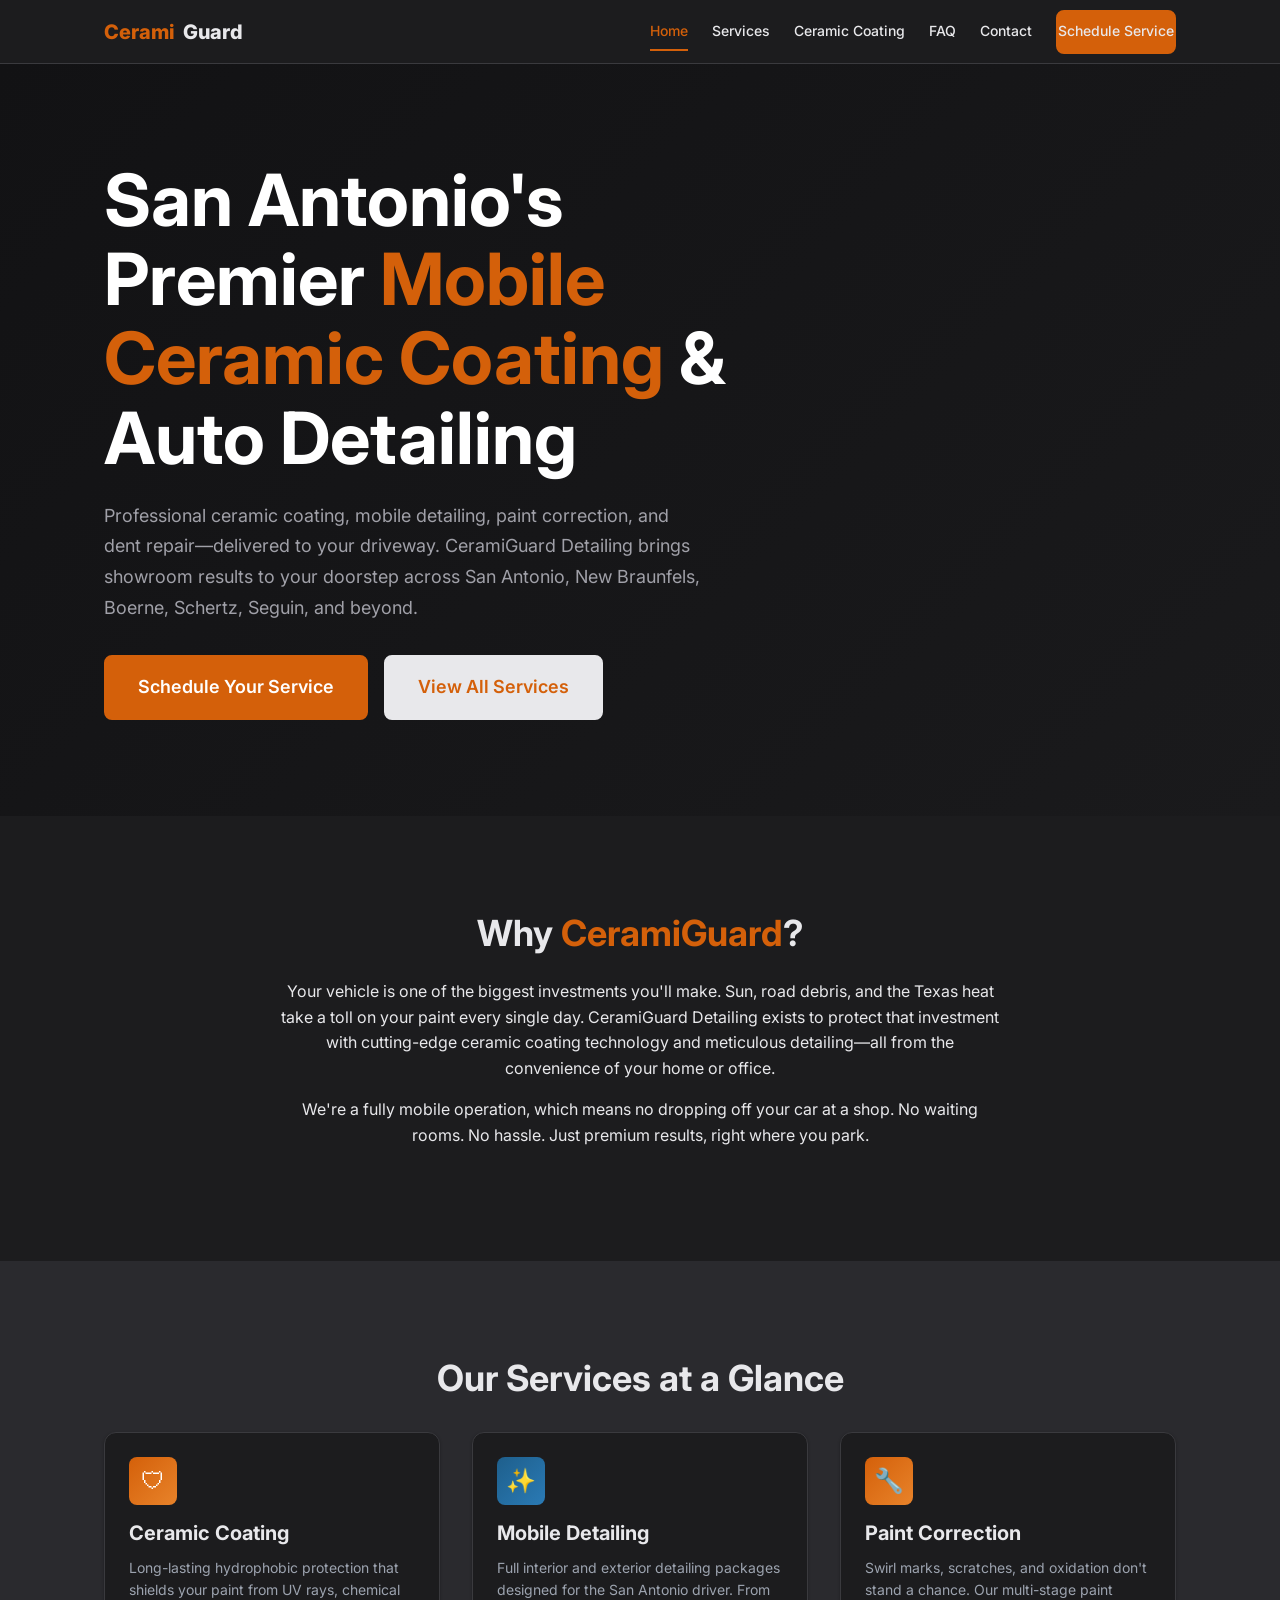
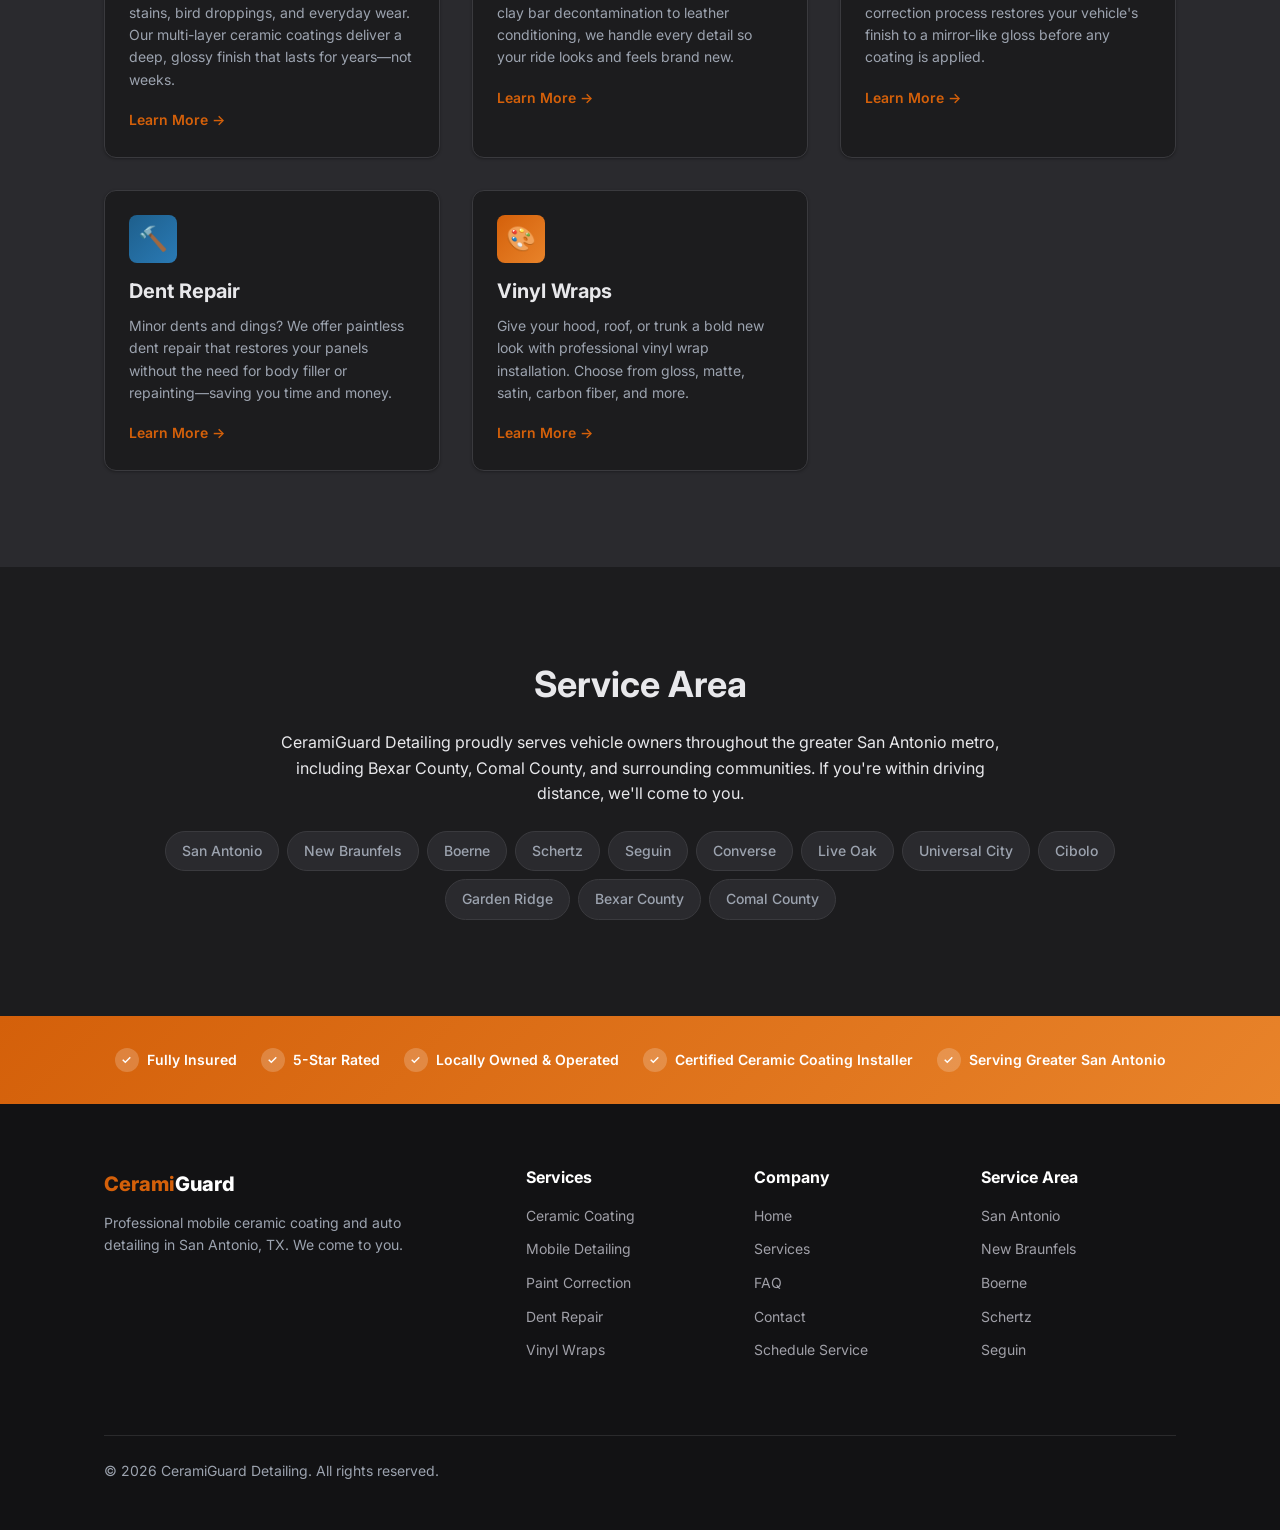
<file: index.html>
<!DOCTYPE html>
<html lang="en">
<head>
  <!-- Google tag (gtag.js) -->
  <script async src="https://www.googletagmanager.com/gtag/js?id=G-8T593WD7BC"></script>
  <script>
    window.dataLayer = window.dataLayer || [];
    function gtag(){dataLayer.push(arguments);}
    gtag('js', new Date());

    gtag('config', 'G-8T593WD7BC');
  </script>
  <meta charset="UTF-8">
  <meta name="viewport" content="width=device-width, initial-scale=1.0">
  <title>CeramiGuard Detailing | Mobile Ceramic Coating &amp; Detailing in San Antonio, TX</title>
  <meta name="description" content="San Antonio's trusted mobile ceramic coating, detailing, paint correction & dent repair. We come to you. Serving Bexar, Comal & surrounding counties. Book today.">
  <link rel="preconnect" href="https://fonts.googleapis.com">
  <link rel="preconnect" href="https://fonts.gstatic.com" crossorigin>
  <link href="https://fonts.googleapis.com/css2?family=Inter:wght@400;500;600;700;800&display=swap" rel="stylesheet">
  <link rel="stylesheet" href="css/styles.css">

  <!-- Schema: LocalBusiness -->
  <script type="application/ld+json">
  {
    "@context": "https://schema.org",
    "@type": "LocalBusiness",
    "name": "CeramiGuard Detailing",
    "description": "Professional mobile ceramic coating, auto detailing, paint correction, and dent repair in San Antonio, TX.",
    "areaServed": ["San Antonio", "New Braunfels", "Boerne", "Schertz", "Seguin", "Bexar County", "Comal County"],
    "serviceType": ["Ceramic Coating", "Mobile Auto Detailing", "Paint Correction", "Paintless Dent Repair", "Vinyl Wrap"]
  }
  </script>

  <!-- Schema: BreadcrumbList -->
  <script type="application/ld+json">
  {
    "@context": "https://schema.org",
    "@type": "BreadcrumbList",
    "itemListElement": [
      { "@type": "ListItem", "position": 1, "name": "Home", "item": "index.html" }
    ]
  }
  </script>
</head>
<body>
  <a href="#main" class="skip-link">Skip to main content</a>

  <!-- Navigation -->
  <nav class="navbar" aria-label="Main navigation">
    <div class="container">
      <a href="index.html" class="navbar__logo" aria-label="CeramiGuard Detailing Home">
        <span>Cerami</span>Guard
      </a>
      <div class="navbar__links">
        <a href="index.html" class="active">Home</a>
        <a href="services.html">Services</a>
        <a href="ceramic-coating.html">Ceramic Coating</a>
        <a href="faq.html">FAQ</a>
        <a href="contact.html">Contact</a>
        <a href="schedule.html" class="btn btn--primary">Schedule Service</a>
      </div>
      <button class="navbar__toggle" aria-label="Toggle menu" aria-expanded="false">
        <span></span>
      </button>
    </div>
    <div class="navbar__mobile-menu" aria-label="Mobile navigation">
      <a href="index.html" class="active">Home</a>
      <a href="services.html">Services</a>
      <a href="ceramic-coating.html">Ceramic Coating</a>
      <a href="faq.html">FAQ</a>
      <a href="contact.html">Contact</a>
      <a href="schedule.html">Schedule Service</a>
    </div>
  </nav>

  <!-- Hero -->
  <section class="hero">
    <div class="container">
      <div class="hero__content">
        <h1>San Antonio's Premier <span>Mobile Ceramic Coating</span> &amp; Auto Detailing</h1>
        <p class="hero__subtitle">Professional ceramic coating, mobile detailing, paint correction, and dent repair—delivered to your driveway. CeramiGuard Detailing brings showroom results to your doorstep across San Antonio, New Braunfels, Boerne, Schertz, Seguin, and beyond.</p>
        <div class="hero__buttons">
          <a href="schedule.html" class="btn btn--primary btn--lg">Schedule Your Service</a>
          <a href="services.html" class="btn btn--white btn--lg">View All Services</a>
        </div>
      </div>
    </div>
  </section>

  <main id="main">
    <!-- Why CeramiGuard -->
    <section class="section">
      <div class="container">
        <div class="text-center">
          <h2>Why <span style="color: var(--color-primary)">CeramiGuard</span>?</h2>
          <p>Your vehicle is one of the biggest investments you'll make. Sun, road debris, and the Texas heat take a toll on your paint every single day. CeramiGuard Detailing exists to protect that investment with cutting-edge ceramic coating technology and meticulous detailing—all from the convenience of your home or office.</p>
          <p>We're a fully mobile operation, which means no dropping off your car at a shop. No waiting rooms. No hassle. Just premium results, right where you park.</p>
        </div>
      </div>
    </section>

    <!-- Services at a Glance -->
    <section class="section section--surface">
      <div class="container">
        <div class="text-center">
          <h2>Our Services at a Glance</h2>
        </div>
        <div class="grid grid--3" style="margin-top: var(--space-6)">
          <!-- Ceramic Coating -->
          <div class="card">
            <div class="card__icon">🛡</div>
            <h3 class="card__title">Ceramic Coating</h3>
            <p class="card__text">Long-lasting hydrophobic protection that shields your paint from UV rays, chemical stains, bird droppings, and everyday wear. Our multi-layer ceramic coatings deliver a deep, glossy finish that lasts for years—not weeks.</p>
            <a href="ceramic-coating.html" class="card__link">Learn More</a>
          </div>

          <!-- Mobile Detailing -->
          <div class="card">
            <div class="card__icon card__icon--blue">✨</div>
            <h3 class="card__title">Mobile Detailing</h3>
            <p class="card__text">Full interior and exterior detailing packages designed for the San Antonio driver. From clay bar decontamination to leather conditioning, we handle every detail so your ride looks and feels brand new.</p>
            <a href="services.html" class="card__link">Learn More</a>
          </div>

          <!-- Paint Correction -->
          <div class="card">
            <div class="card__icon">🔧</div>
            <h3 class="card__title">Paint Correction</h3>
            <p class="card__text">Swirl marks, scratches, and oxidation don't stand a chance. Our multi-stage paint correction process restores your vehicle's finish to a mirror-like gloss before any coating is applied.</p>
            <a href="services.html" class="card__link">Learn More</a>
          </div>

          <!-- Dent Repair -->
          <div class="card">
            <div class="card__icon card__icon--blue">🔨</div>
            <h3 class="card__title">Dent Repair</h3>
            <p class="card__text">Minor dents and dings? We offer paintless dent repair that restores your panels without the need for body filler or repainting—saving you time and money.</p>
            <a href="services.html" class="card__link">Learn More</a>
          </div>

          <!-- Vinyl Wraps -->
          <div class="card">
            <div class="card__icon">🎨</div>
            <h3 class="card__title">Vinyl Wraps</h3>
            <p class="card__text">Give your hood, roof, or trunk a bold new look with professional vinyl wrap installation. Choose from gloss, matte, satin, carbon fiber, and more.</p>
            <a href="services.html" class="card__link">Learn More</a>
          </div>
        </div>
      </div>
    </section>

    <!-- Service Area -->
    <section class="section">
      <div class="container text-center">
        <h2>Service Area</h2>
        <p>CeramiGuard Detailing proudly serves vehicle owners throughout the greater San Antonio metro, including Bexar County, Comal County, and surrounding communities. If you're within driving distance, we'll come to you.</p>
        <div class="service-area__tags" style="margin-top: var(--space-5)">
          <span class="service-area__tag">San Antonio</span>
          <span class="service-area__tag">New Braunfels</span>
          <span class="service-area__tag">Boerne</span>
          <span class="service-area__tag">Schertz</span>
          <span class="service-area__tag">Seguin</span>
          <span class="service-area__tag">Converse</span>
          <span class="service-area__tag">Live Oak</span>
          <span class="service-area__tag">Universal City</span>
          <span class="service-area__tag">Cibolo</span>
          <span class="service-area__tag">Garden Ridge</span>
          <span class="service-area__tag">Bexar County</span>
          <span class="service-area__tag">Comal County</span>
        </div>
      </div>
    </section>

    <!-- Trust Bar -->
    <section class="trust-bar">
      <div class="container">
        <div class="trust-bar__items">
          <div class="trust-bar__item">Fully Insured</div>
          <div class="trust-bar__item">5-Star Rated</div>
          <div class="trust-bar__item">Locally Owned &amp; Operated</div>
          <div class="trust-bar__item">Certified Ceramic Coating Installer</div>
          <div class="trust-bar__item">Serving Greater San Antonio</div>
        </div>
      </div>
    </section>
  </main>

  <!-- Footer -->
  <footer class="footer">
    <div class="container">
      <div class="footer__grid">
        <div>
          <div class="footer__brand"><span>Cerami</span>Guard</div>
          <p class="footer__tagline">Professional mobile ceramic coating and auto detailing in San Antonio, TX. We come to you.</p>
        </div>
        <div>
          <h4 class="footer__col-title">Services</h4>
          <ul class="footer__links">
            <li><a href="ceramic-coating.html">Ceramic Coating</a></li>
            <li><a href="services.html">Mobile Detailing</a></li>
            <li><a href="services.html">Paint Correction</a></li>
            <li><a href="services.html">Dent Repair</a></li>
            <li><a href="services.html">Vinyl Wraps</a></li>
          </ul>
        </div>
        <div>
          <h4 class="footer__col-title">Company</h4>
          <ul class="footer__links">
            <li><a href="index.html">Home</a></li>
            <li><a href="services.html">Services</a></li>
            <li><a href="faq.html">FAQ</a></li>
            <li><a href="contact.html">Contact</a></li>
            <li><a href="schedule.html">Schedule Service</a></li>
          </ul>
        </div>
        <div>
          <h4 class="footer__col-title">Service Area</h4>
          <ul class="footer__links">
            <li><a href="contact.html">San Antonio</a></li>
            <li><a href="contact.html">New Braunfels</a></li>
            <li><a href="contact.html">Boerne</a></li>
            <li><a href="contact.html">Schertz</a></li>
            <li><a href="contact.html">Seguin</a></li>
          </ul>
        </div>
      </div>
      <div class="footer__bottom">
        <p class="footer__copyright">&copy; 2026 CeramiGuard Detailing. All rights reserved.</p>
      </div>
    </div>
  </footer>

  <script src="js/main.js"></script>
</body>
</html>
</file>
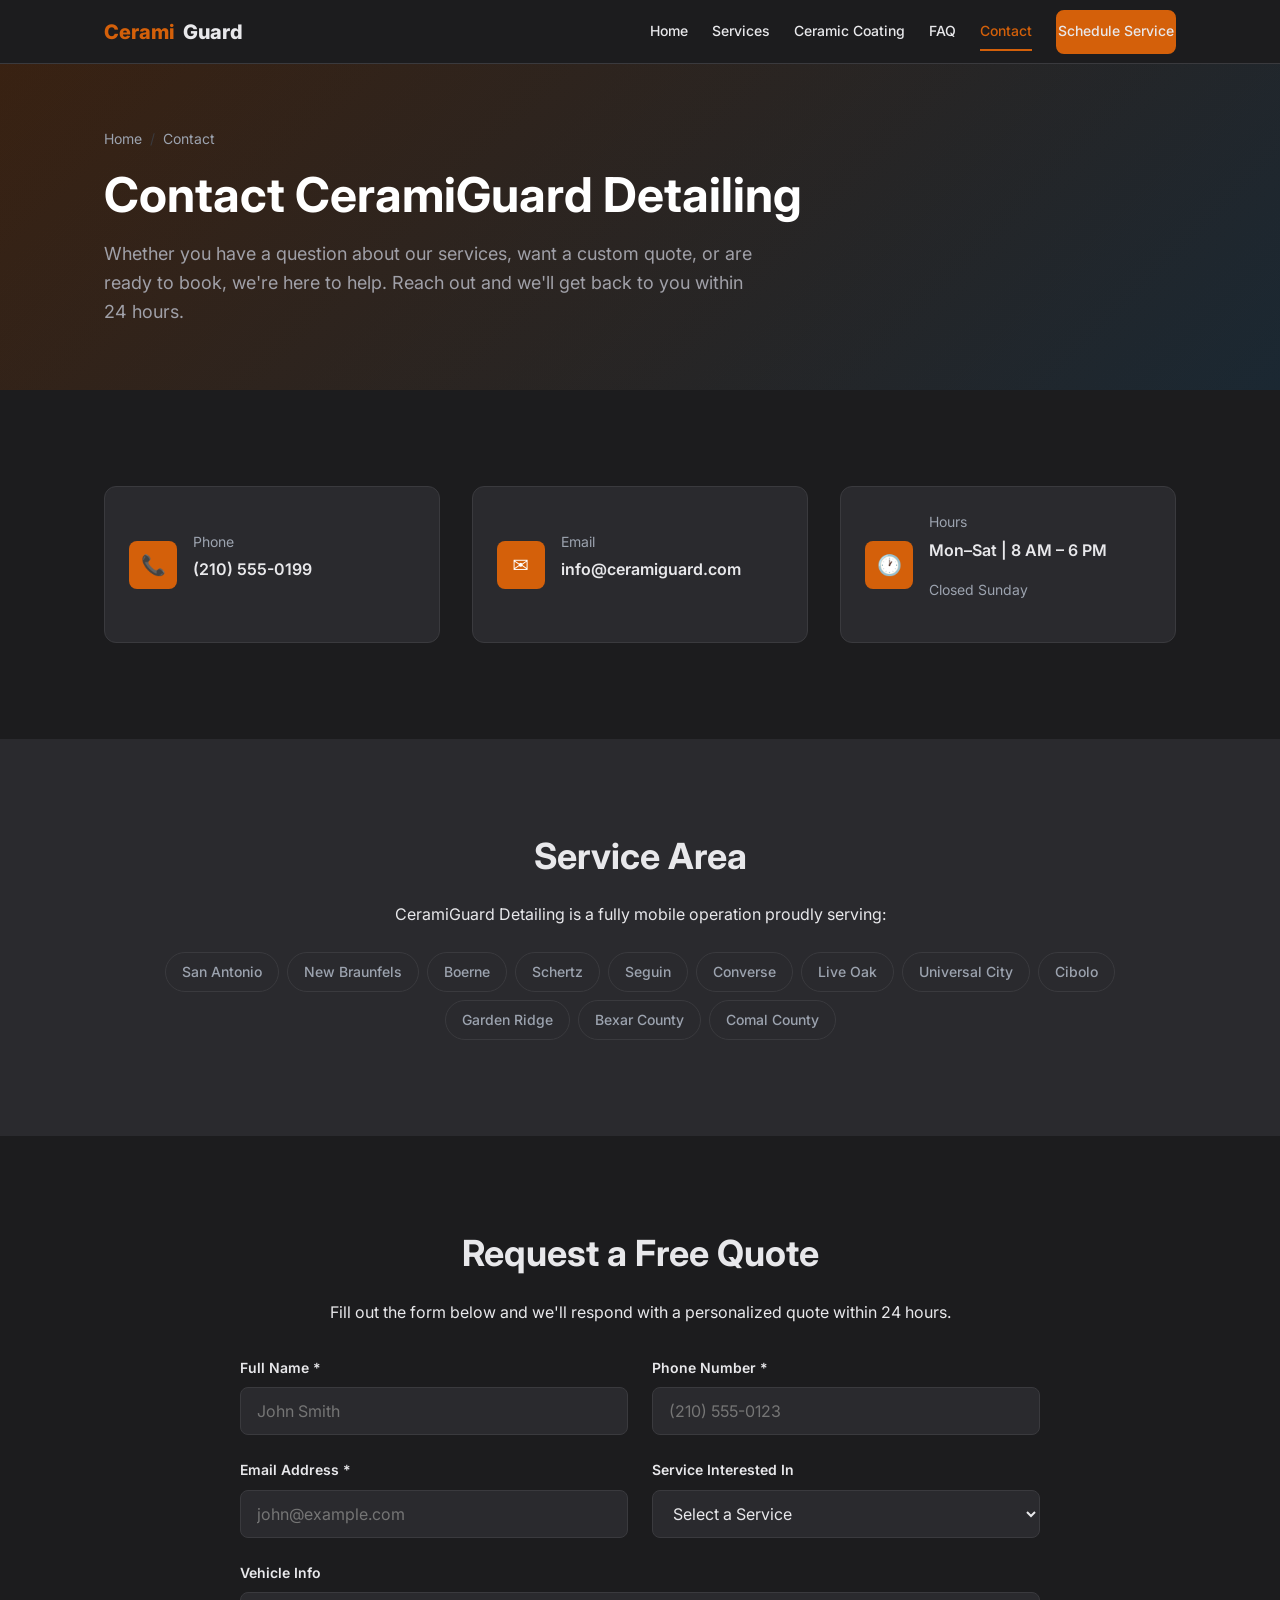
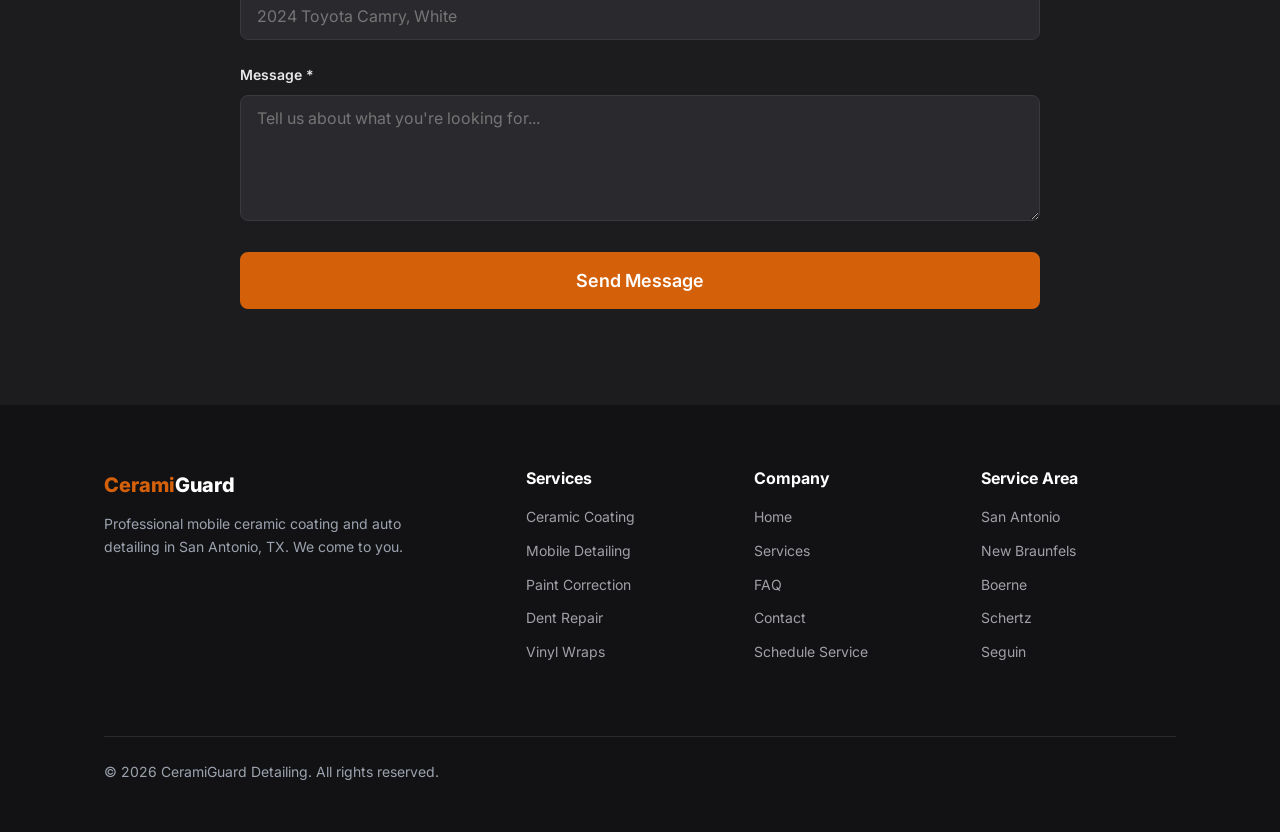
<file: contact.html>
<!DOCTYPE html>
<html lang="en">
<head>
  <!-- Google tag (gtag.js) -->
  <script async src="https://www.googletagmanager.com/gtag/js?id=G-8T593WD7BC"></script>
  <script>
    window.dataLayer = window.dataLayer || [];
    function gtag(){dataLayer.push(arguments);}
    gtag('js', new Date());

    gtag('config', 'G-8T593WD7BC');
  </script>
  <meta charset="UTF-8">
  <meta name="viewport" content="width=device-width, initial-scale=1.0">
  <title>Contact CeramiGuard Detailing | Mobile Ceramic Coating San Antonio, TX</title>
  <meta name="description" content="Have questions? Contact CeramiGuard Detailing for a free quote on mobile ceramic coating, detailing, paint correction & more in San Antonio, TX.">
  <link rel="preconnect" href="https://fonts.googleapis.com">
  <link rel="preconnect" href="https://fonts.gstatic.com" crossorigin>
  <link href="https://fonts.googleapis.com/css2?family=Inter:wght@400;500;600;700;800&display=swap" rel="stylesheet">
  <link rel="stylesheet" href="css/styles.css">

  <script type="application/ld+json">
  {
    "@context": "https://schema.org",
    "@type": "LocalBusiness",
    "name": "CeramiGuard Detailing",
    "description": "Professional mobile ceramic coating, auto detailing, paint correction, and dent repair in San Antonio, TX.",
    "telephone": "(210) 555-0199",
    "email": "info@ceramiguard.com",
    "openingHours": "Mo-Sa 08:00-18:00",
    "areaServed": ["San Antonio", "New Braunfels", "Boerne", "Schertz", "Seguin", "Bexar County", "Comal County"],
    "serviceType": ["Ceramic Coating", "Mobile Auto Detailing", "Paint Correction", "Paintless Dent Repair", "Vinyl Wrap"]
  }
  </script>

  <script type="application/ld+json">
  {
    "@context": "https://schema.org",
    "@type": "BreadcrumbList",
    "itemListElement": [
      { "@type": "ListItem", "position": 1, "name": "Home", "item": "index.html" },
      { "@type": "ListItem", "position": 2, "name": "Contact", "item": "contact.html" }
    ]
  }
  </script>
</head>
<body>
  <a href="#main" class="skip-link">Skip to main content</a>

  <!-- Navigation -->
  <nav class="navbar" aria-label="Main navigation">
    <div class="container">
      <a href="index.html" class="navbar__logo" aria-label="CeramiGuard Detailing Home">
        <span>Cerami</span>Guard
      </a>
      <div class="navbar__links">
        <a href="index.html">Home</a>
        <a href="services.html">Services</a>
        <a href="ceramic-coating.html">Ceramic Coating</a>
        <a href="faq.html">FAQ</a>
        <a href="contact.html" class="active">Contact</a>
        <a href="schedule.html" class="btn btn--primary">Schedule Service</a>
      </div>
      <button class="navbar__toggle" aria-label="Toggle menu" aria-expanded="false">
        <span></span>
      </button>
    </div>
    <div class="navbar__mobile-menu" aria-label="Mobile navigation">
      <a href="index.html">Home</a>
      <a href="services.html">Services</a>
      <a href="ceramic-coating.html">Ceramic Coating</a>
      <a href="faq.html">FAQ</a>
      <a href="contact.html" class="active">Contact</a>
      <a href="schedule.html">Schedule Service</a>
    </div>
  </nav>

  <!-- Page Header -->
  <section class="page-header">
    <div class="container">
      <nav class="breadcrumb" aria-label="Breadcrumb">
        <ol class="breadcrumb__list">
          <li class="breadcrumb__item"><a href="index.html">Home</a></li>
          <li class="breadcrumb__separator" aria-hidden="true">/</li>
          <li class="breadcrumb__item" aria-current="page">Contact</li>
        </ol>
      </nav>
      <h1>Contact CeramiGuard Detailing</h1>
      <p>Whether you have a question about our services, want a custom quote, or are ready to book, we're here to help. Reach out and we'll get back to you within 24 hours.</p>
    </div>
  </section>

  <main id="main">
    <!-- Contact Info Cards -->
    <section class="section">
      <div class="container">
        <div class="grid grid--3">
          <div class="contact-card">
            <div class="contact-card__icon">📞</div>
            <div>
              <p class="contact-card__label">Phone</p>
              <p class="contact-card__value">(210) 555-0199</p>
            </div>
          </div>
          <div class="contact-card">
            <div class="contact-card__icon">✉️</div>
            <div>
              <p class="contact-card__label">Email</p>
              <p class="contact-card__value">info@ceramiguard.com</p>
            </div>
          </div>
          <div class="contact-card">
            <div class="contact-card__icon">🕐</div>
            <div>
              <p class="contact-card__label">Hours</p>
              <p class="contact-card__value">Mon–Sat | 8 AM – 6 PM</p>
              <p style="font-size: var(--font-size-small); color: var(--color-text-secondary);">Closed Sunday</p>
            </div>
          </div>
        </div>
      </div>
    </section>

    <!-- Service Area -->
    <section class="section section--surface">
      <div class="container text-center">
        <h2>Service Area</h2>
        <p>CeramiGuard Detailing is a fully mobile operation proudly serving:</p>
        <div class="service-area__tags" style="margin-top: var(--space-5)">
          <span class="service-area__tag">San Antonio</span>
          <span class="service-area__tag">New Braunfels</span>
          <span class="service-area__tag">Boerne</span>
          <span class="service-area__tag">Schertz</span>
          <span class="service-area__tag">Seguin</span>
          <span class="service-area__tag">Converse</span>
          <span class="service-area__tag">Live Oak</span>
          <span class="service-area__tag">Universal City</span>
          <span class="service-area__tag">Cibolo</span>
          <span class="service-area__tag">Garden Ridge</span>
          <span class="service-area__tag">Bexar County</span>
          <span class="service-area__tag">Comal County</span>
        </div>
      </div>
    </section>

    <!-- Quote Form -->
    <section class="section">
      <div class="container">
        <div class="text-center">
          <h2>Request a Free Quote</h2>
          <p>Fill out the form below and we'll respond with a personalized quote within 24 hours.</p>
        </div>
        <form id="contact-form" action="#" method="POST" novalidate style="max-width: 800px; margin: var(--space-6) auto 0;">
          <div class="form-row">
            <div class="form-group">
              <label for="contact-name" class="form-label">Full Name *</label>
              <input type="text" id="contact-name" name="name" class="form-input" required placeholder="John Smith">
              <p class="form-error" id="contact-name-error">Please enter your full name.</p>
            </div>
            <div class="form-group">
              <label for="contact-phone" class="form-label">Phone Number *</label>
              <input type="tel" id="contact-phone" name="phone" class="form-input" required placeholder="(210) 555-0123">
              <p class="form-error" id="contact-phone-error">Please enter a valid phone number.</p>
            </div>
          </div>
          <div class="form-row">
            <div class="form-group">
              <label for="contact-email" class="form-label">Email Address *</label>
              <input type="email" id="contact-email" name="email" class="form-input" required placeholder="john@example.com">
              <p class="form-error" id="contact-email-error">Please enter a valid email address.</p>
            </div>
            <div class="form-group">
              <label for="contact-service" class="form-label">Service Interested In</label>
              <select id="contact-service" name="service" class="form-select">
                <option value="">Select a Service</option>
                <option value="ceramic-coating">Ceramic Coating</option>
                <option value="mobile-detailing">Mobile Detailing</option>
                <option value="paint-correction">Paint Correction</option>
                <option value="dent-repair">Dent Repair</option>
                <option value="vinyl-wrap">Vinyl Wrap</option>
                <option value="other">Other / Not Sure</option>
              </select>
            </div>
          </div>
          <div class="form-group">
            <label for="contact-vehicle" class="form-label">Vehicle Info</label>
            <input type="text" id="contact-vehicle" name="vehicle" class="form-input" placeholder="2024 Toyota Camry, White">
          </div>
          <div class="form-group">
            <label for="contact-message" class="form-label">Message *</label>
            <textarea id="contact-message" name="message" class="form-textarea" rows="5" required placeholder="Tell us about what you're looking for..."></textarea>
            <p class="form-error" id="contact-message-error">Please enter a message.</p>
          </div>
          <button type="submit" class="btn btn--primary btn--lg btn--full">Send Message</button>
        </form>
      </div>
    </section>
  </main>

  <!-- Footer -->
  <footer class="footer">
    <div class="container">
      <div class="footer__grid">
        <div>
          <div class="footer__brand"><span>Cerami</span>Guard</div>
          <p class="footer__tagline">Professional mobile ceramic coating and auto detailing in San Antonio, TX. We come to you.</p>
        </div>
        <div>
          <h4 class="footer__col-title">Services</h4>
          <ul class="footer__links">
            <li><a href="ceramic-coating.html">Ceramic Coating</a></li>
            <li><a href="services.html">Mobile Detailing</a></li>
            <li><a href="services.html">Paint Correction</a></li>
            <li><a href="services.html">Dent Repair</a></li>
            <li><a href="services.html">Vinyl Wraps</a></li>
          </ul>
        </div>
        <div>
          <h4 class="footer__col-title">Company</h4>
          <ul class="footer__links">
            <li><a href="index.html">Home</a></li>
            <li><a href="services.html">Services</a></li>
            <li><a href="faq.html">FAQ</a></li>
            <li><a href="contact.html">Contact</a></li>
            <li><a href="schedule.html">Schedule Service</a></li>
          </ul>
        </div>
        <div>
          <h4 class="footer__col-title">Service Area</h4>
          <ul class="footer__links">
            <li><a href="contact.html">San Antonio</a></li>
            <li><a href="contact.html">New Braunfels</a></li>
            <li><a href="contact.html">Boerne</a></li>
            <li><a href="contact.html">Schertz</a></li>
            <li><a href="contact.html">Seguin</a></li>
          </ul>
        </div>
      </div>
      <div class="footer__bottom">
        <p class="footer__copyright">&copy; 2026 CeramiGuard Detailing. All rights reserved.</p>
      </div>
    </div>
  </footer>

  <script src="js/main.js"></script>
</body>
</html>
</file>
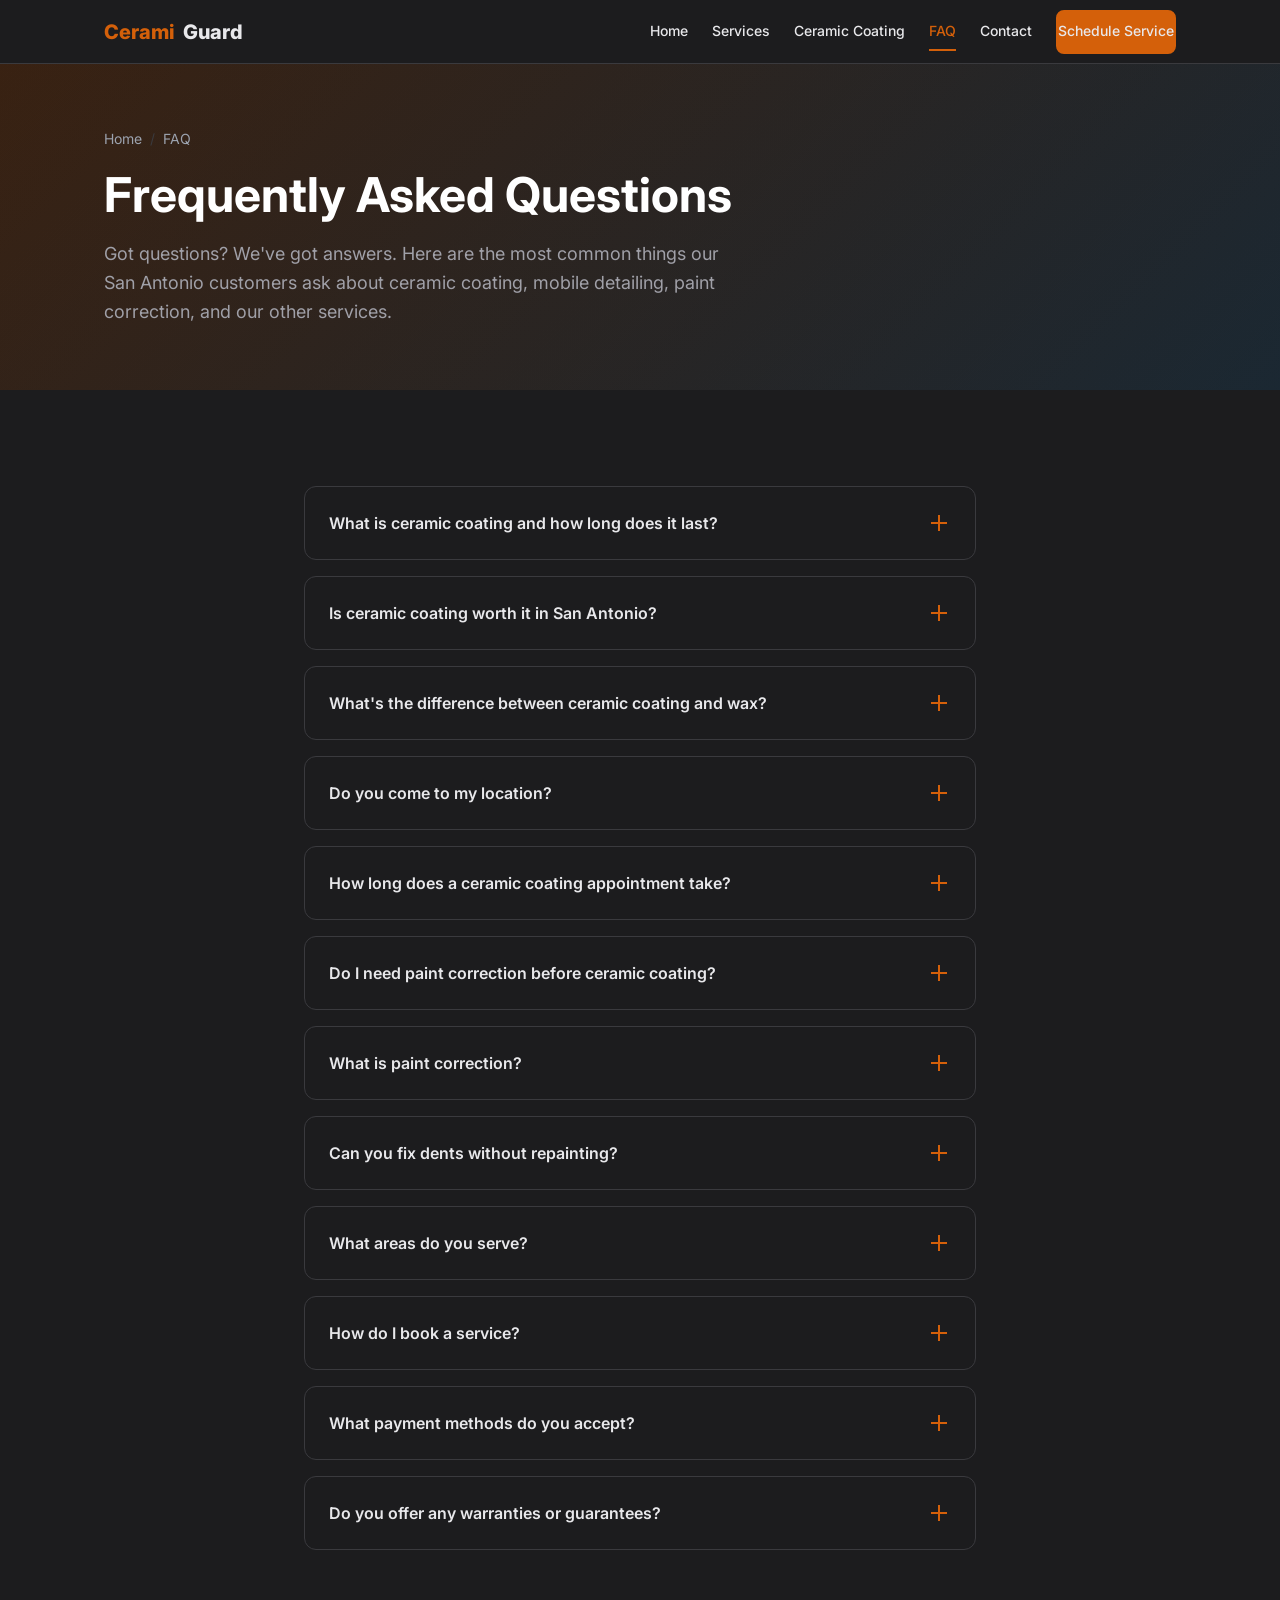
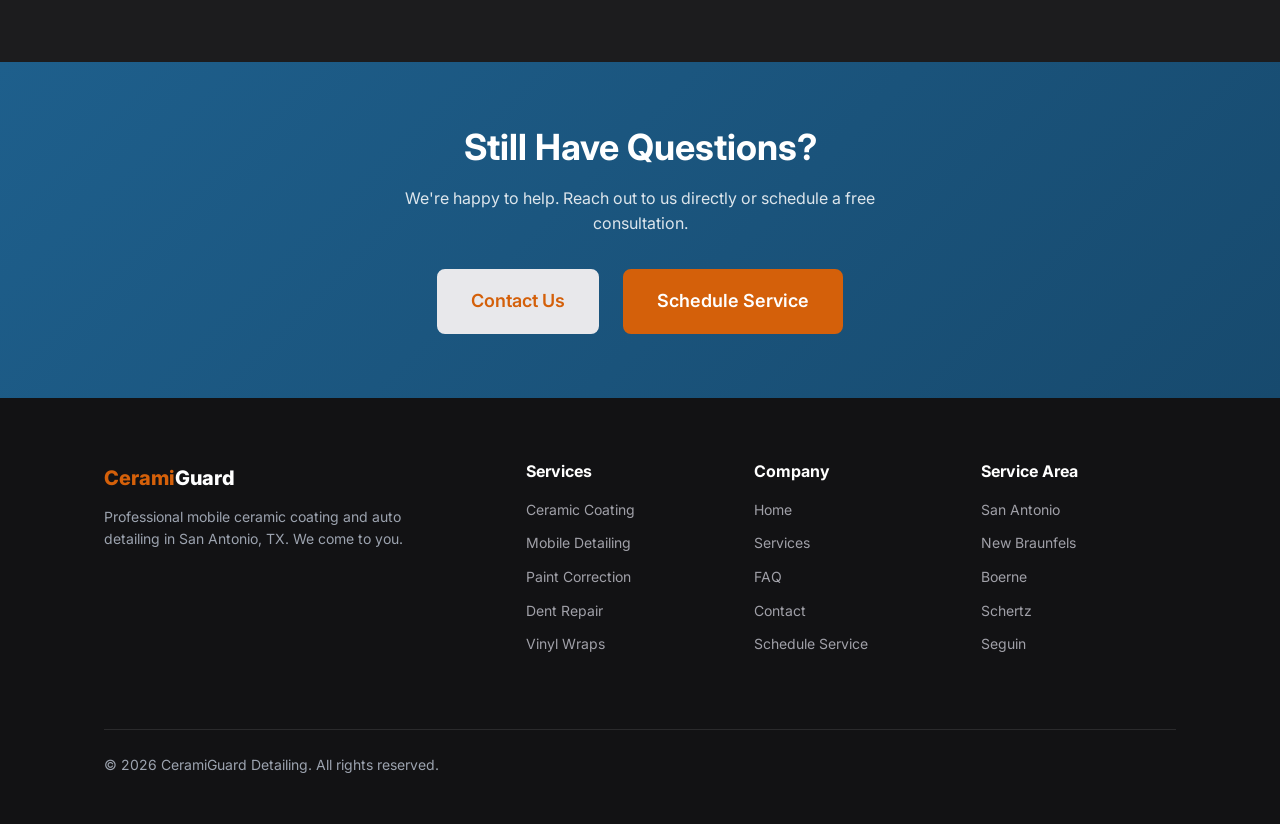
<file: faq.html>
<!DOCTYPE html>
<html lang="en">
<head>
  <!-- Google tag (gtag.js) -->
  <script async src="https://www.googletagmanager.com/gtag/js?id=G-8T593WD7BC"></script>
  <script>
    window.dataLayer = window.dataLayer || [];
    function gtag(){dataLayer.push(arguments);}
    gtag('js', new Date());

    gtag('config', 'G-8T593WD7BC');
  </script>
  <meta charset="UTF-8">
  <meta name="viewport" content="width=device-width, initial-scale=1.0">
  <title>FAQ | Ceramic Coating &amp; Mobile Detailing Questions | CeramiGuard Detailing</title>
  <meta name="description" content="Answers to common questions about ceramic coating, mobile detailing, paint correction & dent repair in San Antonio. Learn what to expect from CeramiGuard.">
  <link rel="preconnect" href="https://fonts.googleapis.com">
  <link rel="preconnect" href="https://fonts.gstatic.com" crossorigin>
  <link href="https://fonts.googleapis.com/css2?family=Inter:wght@400;500;600;700;800&display=swap" rel="stylesheet">
  <link rel="stylesheet" href="css/styles.css">

  <!-- FAQPage Schema -->
  <script type="application/ld+json">
  {
    "@context": "https://schema.org",
    "@type": "FAQPage",
    "mainEntity": [
      {
        "@type": "Question",
        "name": "What is ceramic coating and how long does it last?",
        "acceptedAnswer": {
          "@type": "Answer",
          "text": "Ceramic coating is a liquid polymer that bonds to your vehicle's clear coat, creating a durable, hydrophobic protective layer. Depending on the package, our ceramic coatings last anywhere from 1 to 5+ years with proper maintenance."
        }
      },
      {
        "@type": "Question",
        "name": "Is ceramic coating worth it in San Antonio?",
        "acceptedAnswer": {
          "@type": "Answer",
          "text": "Absolutely. The South Texas sun, heat, and road conditions are brutal on automotive paint. Ceramic coating provides UV protection, chemical resistance, and makes your vehicle dramatically easier to keep clean."
        }
      },
      {
        "@type": "Question",
        "name": "What's the difference between ceramic coating and wax?",
        "acceptedAnswer": {
          "@type": "Answer",
          "text": "Wax is a temporary surface protectant that wears off in a matter of weeks. Ceramic coating chemically bonds to the paint and lasts years. It offers significantly stronger protection against UV, chemicals, and scratches, and provides a deeper, more durable gloss."
        }
      },
      {
        "@type": "Question",
        "name": "Do you come to my location?",
        "acceptedAnswer": {
          "@type": "Answer",
          "text": "Yes. CeramiGuard Detailing is 100% mobile. We bring all equipment, water, and supplies directly to your home, office, or any location in the greater San Antonio area."
        }
      },
      {
        "@type": "Question",
        "name": "How long does a ceramic coating appointment take?",
        "acceptedAnswer": {
          "@type": "Answer",
          "text": "A full ceramic coating service—including decontamination, paint correction, and coating application—typically takes 4 to 8 hours depending on the vehicle's size and condition."
        }
      },
      {
        "@type": "Question",
        "name": "Do I need paint correction before ceramic coating?",
        "acceptedAnswer": {
          "@type": "Answer",
          "text": "We strongly recommend it. Paint correction removes swirl marks, scratches, and oxidation so the coating bonds to a smooth, flawless surface. Applying ceramic coating over imperfections locks them in permanently."
        }
      },
      {
        "@type": "Question",
        "name": "What is paint correction?",
        "acceptedAnswer": {
          "@type": "Answer",
          "text": "Paint correction is a machine-polishing process that removes surface-level defects like swirl marks, light scratches, water spots, and oxidation. It restores your paint to a mirror-like finish."
        }
      },
      {
        "@type": "Question",
        "name": "Can you fix dents without repainting?",
        "acceptedAnswer": {
          "@type": "Answer",
          "text": "Yes. Our paintless dent repair (PDR) technique removes minor dents, dings, and hail damage without disturbing the factory paint. It's faster, more affordable, and preserves your vehicle's original finish."
        }
      },
      {
        "@type": "Question",
        "name": "What areas do you serve?",
        "acceptedAnswer": {
          "@type": "Answer",
          "text": "We serve the greater San Antonio metro including New Braunfels, Boerne, Schertz, Seguin, Converse, Live Oak, Universal City, Cibolo, Garden Ridge, and all of Bexar and Comal counties."
        }
      },
      {
        "@type": "Question",
        "name": "How do I book a service?",
        "acceptedAnswer": {
          "@type": "Answer",
          "text": "Head to our Schedule Your Service page, fill out the form, and we'll confirm your appointment within 24 hours. You can also call or email us directly."
        }
      },
      {
        "@type": "Question",
        "name": "What payment methods do you accept?",
        "acceptedAnswer": {
          "@type": "Answer",
          "text": "We accept cash, all major credit and debit cards, Venmo, Zelle, and CashApp. Payment is collected upon completion of the service."
        }
      }
    ]
  }
  </script>

  <script type="application/ld+json">
  {
    "@context": "https://schema.org",
    "@type": "BreadcrumbList",
    "itemListElement": [
      { "@type": "ListItem", "position": 1, "name": "Home", "item": "index.html" },
      { "@type": "ListItem", "position": 2, "name": "FAQ", "item": "faq.html" }
    ]
  }
  </script>
</head>
<body>
  <a href="#main" class="skip-link">Skip to main content</a>

  <!-- Navigation -->
  <nav class="navbar" aria-label="Main navigation">
    <div class="container">
      <a href="index.html" class="navbar__logo" aria-label="CeramiGuard Detailing Home">
        <span>Cerami</span>Guard
      </a>
      <div class="navbar__links">
        <a href="index.html">Home</a>
        <a href="services.html">Services</a>
        <a href="ceramic-coating.html">Ceramic Coating</a>
        <a href="faq.html" class="active">FAQ</a>
        <a href="contact.html">Contact</a>
        <a href="schedule.html" class="btn btn--primary">Schedule Service</a>
      </div>
      <button class="navbar__toggle" aria-label="Toggle menu" aria-expanded="false">
        <span></span>
      </button>
    </div>
    <div class="navbar__mobile-menu" aria-label="Mobile navigation">
      <a href="index.html">Home</a>
      <a href="services.html">Services</a>
      <a href="ceramic-coating.html">Ceramic Coating</a>
      <a href="faq.html" class="active">FAQ</a>
      <a href="contact.html">Contact</a>
      <a href="schedule.html">Schedule Service</a>
    </div>
  </nav>

  <!-- Page Header -->
  <section class="page-header">
    <div class="container">
      <nav class="breadcrumb" aria-label="Breadcrumb">
        <ol class="breadcrumb__list">
          <li class="breadcrumb__item"><a href="index.html">Home</a></li>
          <li class="breadcrumb__separator" aria-hidden="true">/</li>
          <li class="breadcrumb__item" aria-current="page">FAQ</li>
        </ol>
      </nav>
      <h1>Frequently Asked Questions</h1>
      <p>Got questions? We've got answers. Here are the most common things our San Antonio customers ask about ceramic coating, mobile detailing, paint correction, and our other services.</p>
    </div>
  </section>

  <main id="main">
    <section class="section">
      <div class="container" style="max-width: 800px;">

        <!-- Q1 -->
        <div class="faq-item">
          <button class="faq-item__question" aria-expanded="false">
            What is ceramic coating and how long does it last?
            <span class="faq-item__icon" aria-hidden="true"></span>
          </button>
          <div class="faq-item__answer" role="region">
            <div class="faq-item__answer-inner">
              <p>Ceramic coating is a liquid polymer that bonds to your vehicle's clear coat, creating a durable, hydrophobic protective layer. Depending on the package, our <a href="ceramic-coating.html">ceramic coatings</a> last anywhere from 1 to 5+ years with proper maintenance.</p>
            </div>
          </div>
        </div>

        <!-- Q2 -->
        <div class="faq-item">
          <button class="faq-item__question" aria-expanded="false">
            Is ceramic coating worth it in San Antonio?
            <span class="faq-item__icon" aria-hidden="true"></span>
          </button>
          <div class="faq-item__answer" role="region">
            <div class="faq-item__answer-inner">
              <p>Absolutely. The South Texas sun, heat, and road conditions are brutal on automotive paint. Ceramic coating provides UV protection, chemical resistance, and makes your vehicle dramatically easier to keep clean—especially during pollen season and summer bug splatter.</p>
            </div>
          </div>
        </div>

        <!-- Q3 -->
        <div class="faq-item">
          <button class="faq-item__question" aria-expanded="false">
            What's the difference between ceramic coating and wax?
            <span class="faq-item__icon" aria-hidden="true"></span>
          </button>
          <div class="faq-item__answer" role="region">
            <div class="faq-item__answer-inner">
              <p>Wax is a temporary surface protectant that wears off in a matter of weeks. Ceramic coating chemically bonds to the paint and lasts years. It offers significantly stronger protection against UV, chemicals, and scratches, and provides a deeper, more durable gloss.</p>
            </div>
          </div>
        </div>

        <!-- Q4 -->
        <div class="faq-item">
          <button class="faq-item__question" aria-expanded="false">
            Do you come to my location?
            <span class="faq-item__icon" aria-hidden="true"></span>
          </button>
          <div class="faq-item__answer" role="region">
            <div class="faq-item__answer-inner">
              <p>Yes. CeramiGuard Detailing is 100% mobile. We bring all equipment, water, and supplies directly to your home, office, or any location in the greater San Antonio, New Braunfels, Boerne, Schertz, and Seguin area.</p>
            </div>
          </div>
        </div>

        <!-- Q5 -->
        <div class="faq-item">
          <button class="faq-item__question" aria-expanded="false">
            How long does a ceramic coating appointment take?
            <span class="faq-item__icon" aria-hidden="true"></span>
          </button>
          <div class="faq-item__answer" role="region">
            <div class="faq-item__answer-inner">
              <p>A full ceramic coating service—including decontamination, paint correction, and coating application—typically takes 4 to 8 hours depending on the vehicle's size and condition. We'll provide a time estimate when you <a href="schedule.html">book</a>.</p>
            </div>
          </div>
        </div>

        <!-- Q6 -->
        <div class="faq-item">
          <button class="faq-item__question" aria-expanded="false">
            Do I need paint correction before ceramic coating?
            <span class="faq-item__icon" aria-hidden="true"></span>
          </button>
          <div class="faq-item__answer" role="region">
            <div class="faq-item__answer-inner">
              <p>We strongly recommend it. Paint correction removes swirl marks, scratches, and oxidation so the coating bonds to a smooth, flawless surface. Applying <a href="ceramic-coating.html">ceramic coating</a> over imperfections locks them in permanently.</p>
            </div>
          </div>
        </div>

        <!-- Q7 -->
        <div class="faq-item">
          <button class="faq-item__question" aria-expanded="false">
            What is paint correction?
            <span class="faq-item__icon" aria-hidden="true"></span>
          </button>
          <div class="faq-item__answer" role="region">
            <div class="faq-item__answer-inner">
              <p>Paint correction is a machine-polishing process that removes surface-level defects like swirl marks, light scratches, water spots, and oxidation. It restores your paint to a mirror-like finish and is an essential step before ceramic coating.</p>
            </div>
          </div>
        </div>

        <!-- Q8 -->
        <div class="faq-item">
          <button class="faq-item__question" aria-expanded="false">
            Can you fix dents without repainting?
            <span class="faq-item__icon" aria-hidden="true"></span>
          </button>
          <div class="faq-item__answer" role="region">
            <div class="faq-item__answer-inner">
              <p>Yes. Our paintless dent repair (PDR) technique removes minor dents, dings, and hail damage without disturbing the factory paint. It's faster, more affordable, and preserves your vehicle's original finish.</p>
            </div>
          </div>
        </div>

        <!-- Q9 -->
        <div class="faq-item">
          <button class="faq-item__question" aria-expanded="false">
            What areas do you serve?
            <span class="faq-item__icon" aria-hidden="true"></span>
          </button>
          <div class="faq-item__answer" role="region">
            <div class="faq-item__answer-inner">
              <p>We serve the greater San Antonio metro including New Braunfels, Boerne, Schertz, Seguin, Converse, Live Oak, Universal City, Cibolo, Garden Ridge, and all of Bexar and Comal counties.</p>
            </div>
          </div>
        </div>

        <!-- Q10 -->
        <div class="faq-item">
          <button class="faq-item__question" aria-expanded="false">
            How do I book a service?
            <span class="faq-item__icon" aria-hidden="true"></span>
          </button>
          <div class="faq-item__answer" role="region">
            <div class="faq-item__answer-inner">
              <p>Head to our <a href="schedule.html">Schedule Your Service</a> page, fill out the form, and we'll confirm your appointment within 24 hours. You can also call or email us directly from our <a href="contact.html">Contact</a> page.</p>
            </div>
          </div>
        </div>

        <!-- Q11 -->
        <div class="faq-item">
          <button class="faq-item__question" aria-expanded="false">
            What payment methods do you accept?
            <span class="faq-item__icon" aria-hidden="true"></span>
          </button>
          <div class="faq-item__answer" role="region">
            <div class="faq-item__answer-inner">
              <p>We accept cash, all major credit and debit cards, Venmo, Zelle, and CashApp. Payment is collected upon completion of the service.</p>
            </div>
          </div>
        </div>

        <!-- Q12 -->
        <div class="faq-item">
          <button class="faq-item__question" aria-expanded="false">
            Do you offer any warranties or guarantees?
            <span class="faq-item__icon" aria-hidden="true"></span>
          </button>
          <div class="faq-item__answer" role="region">
            <div class="faq-item__answer-inner">
              <p>Yes. All ceramic coating packages include a satisfaction guarantee and a product warranty that varies by package tier. We'll cover the specific terms during your consultation.</p>
            </div>
          </div>
        </div>

      </div>
    </section>

    <!-- CTA -->
    <section class="cta-section">
      <div class="container">
        <h2>Still Have Questions?</h2>
        <p>We're happy to help. Reach out to us directly or schedule a free consultation.</p>
        <div class="flex flex--center">
          <a href="contact.html" class="btn btn--white btn--lg">Contact Us</a>
          <a href="schedule.html" class="btn btn--primary btn--lg">Schedule Service</a>
        </div>
      </div>
    </section>
  </main>

  <!-- Footer -->
  <footer class="footer">
    <div class="container">
      <div class="footer__grid">
        <div>
          <div class="footer__brand"><span>Cerami</span>Guard</div>
          <p class="footer__tagline">Professional mobile ceramic coating and auto detailing in San Antonio, TX. We come to you.</p>
        </div>
        <div>
          <h4 class="footer__col-title">Services</h4>
          <ul class="footer__links">
            <li><a href="ceramic-coating.html">Ceramic Coating</a></li>
            <li><a href="services.html">Mobile Detailing</a></li>
            <li><a href="services.html">Paint Correction</a></li>
            <li><a href="services.html">Dent Repair</a></li>
            <li><a href="services.html">Vinyl Wraps</a></li>
          </ul>
        </div>
        <div>
          <h4 class="footer__col-title">Company</h4>
          <ul class="footer__links">
            <li><a href="index.html">Home</a></li>
            <li><a href="services.html">Services</a></li>
            <li><a href="faq.html">FAQ</a></li>
            <li><a href="contact.html">Contact</a></li>
            <li><a href="schedule.html">Schedule Service</a></li>
          </ul>
        </div>
        <div>
          <h4 class="footer__col-title">Service Area</h4>
          <ul class="footer__links">
            <li><a href="contact.html">San Antonio</a></li>
            <li><a href="contact.html">New Braunfels</a></li>
            <li><a href="contact.html">Boerne</a></li>
            <li><a href="contact.html">Schertz</a></li>
            <li><a href="contact.html">Seguin</a></li>
          </ul>
        </div>
      </div>
      <div class="footer__bottom">
        <p class="footer__copyright">&copy; 2026 CeramiGuard Detailing. All rights reserved.</p>
      </div>
    </div>
  </footer>

  <script src="js/main.js"></script>
</body>
</html>
</file>
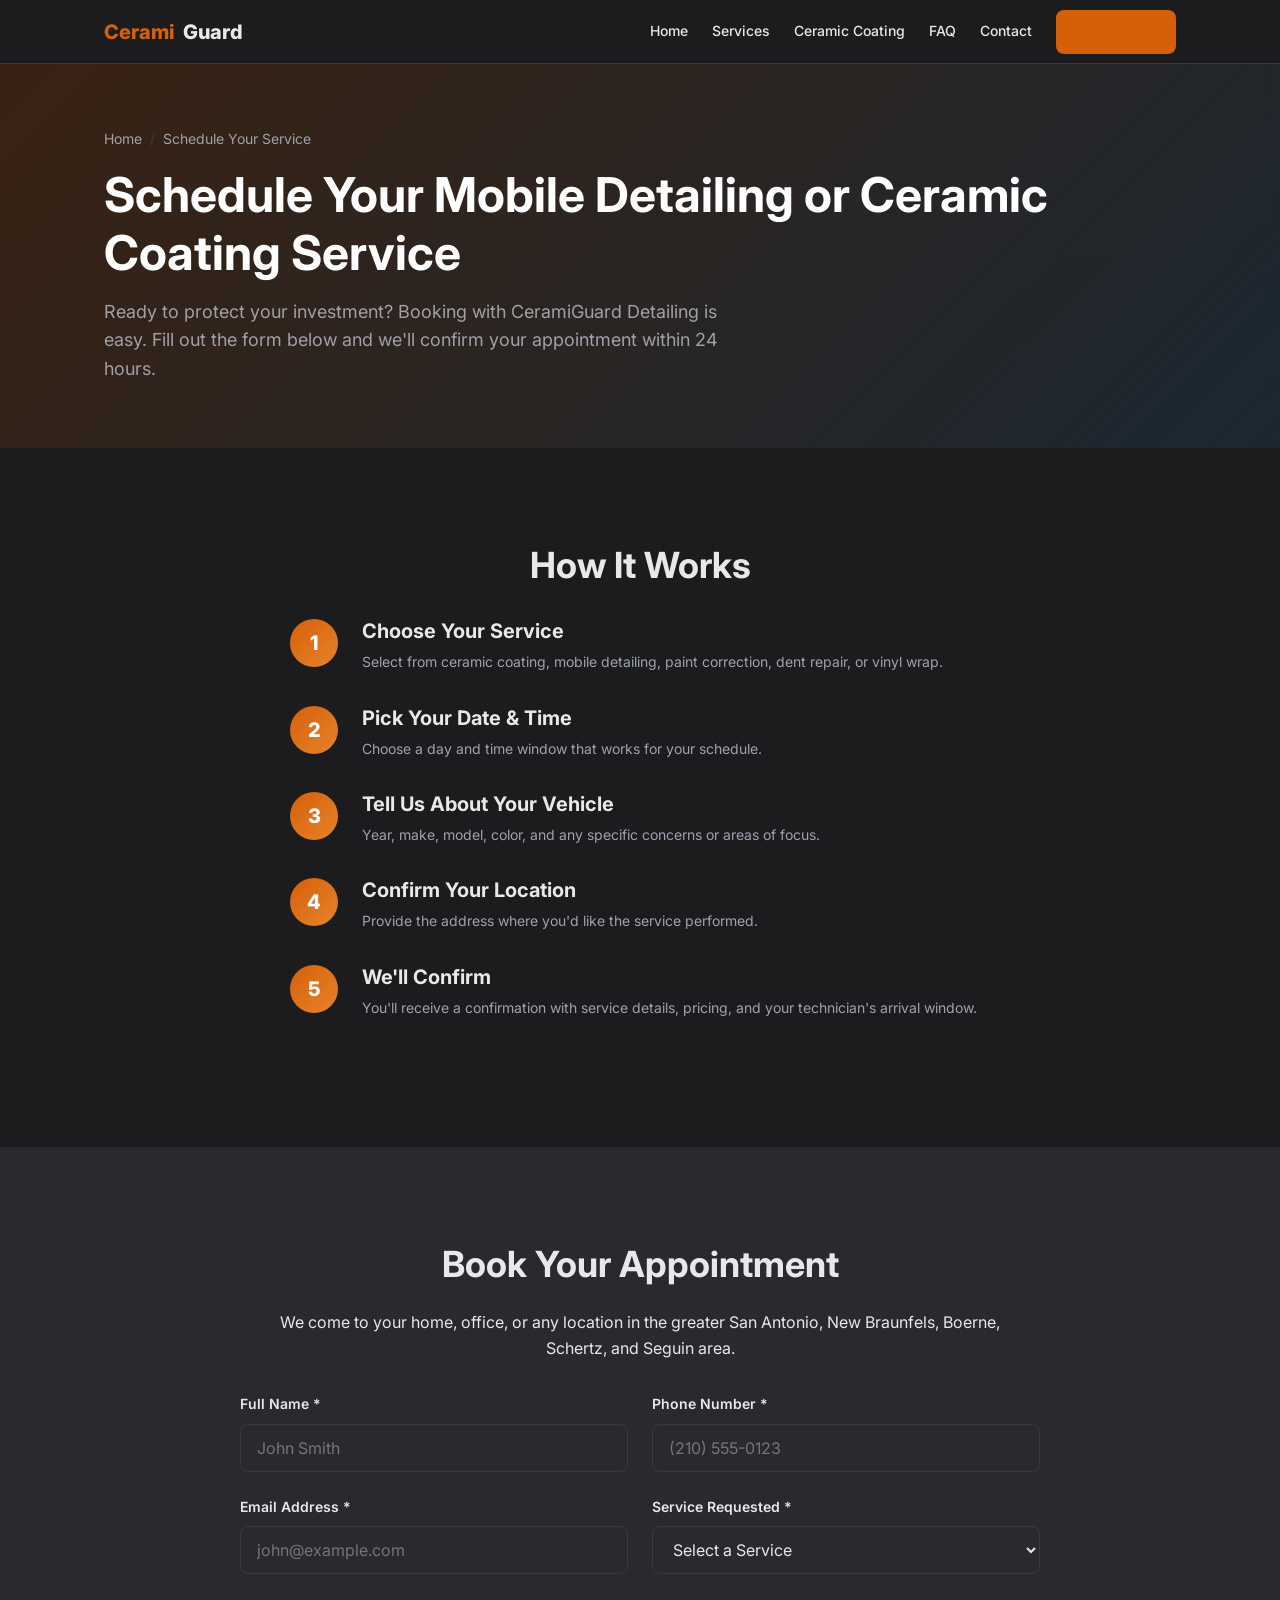
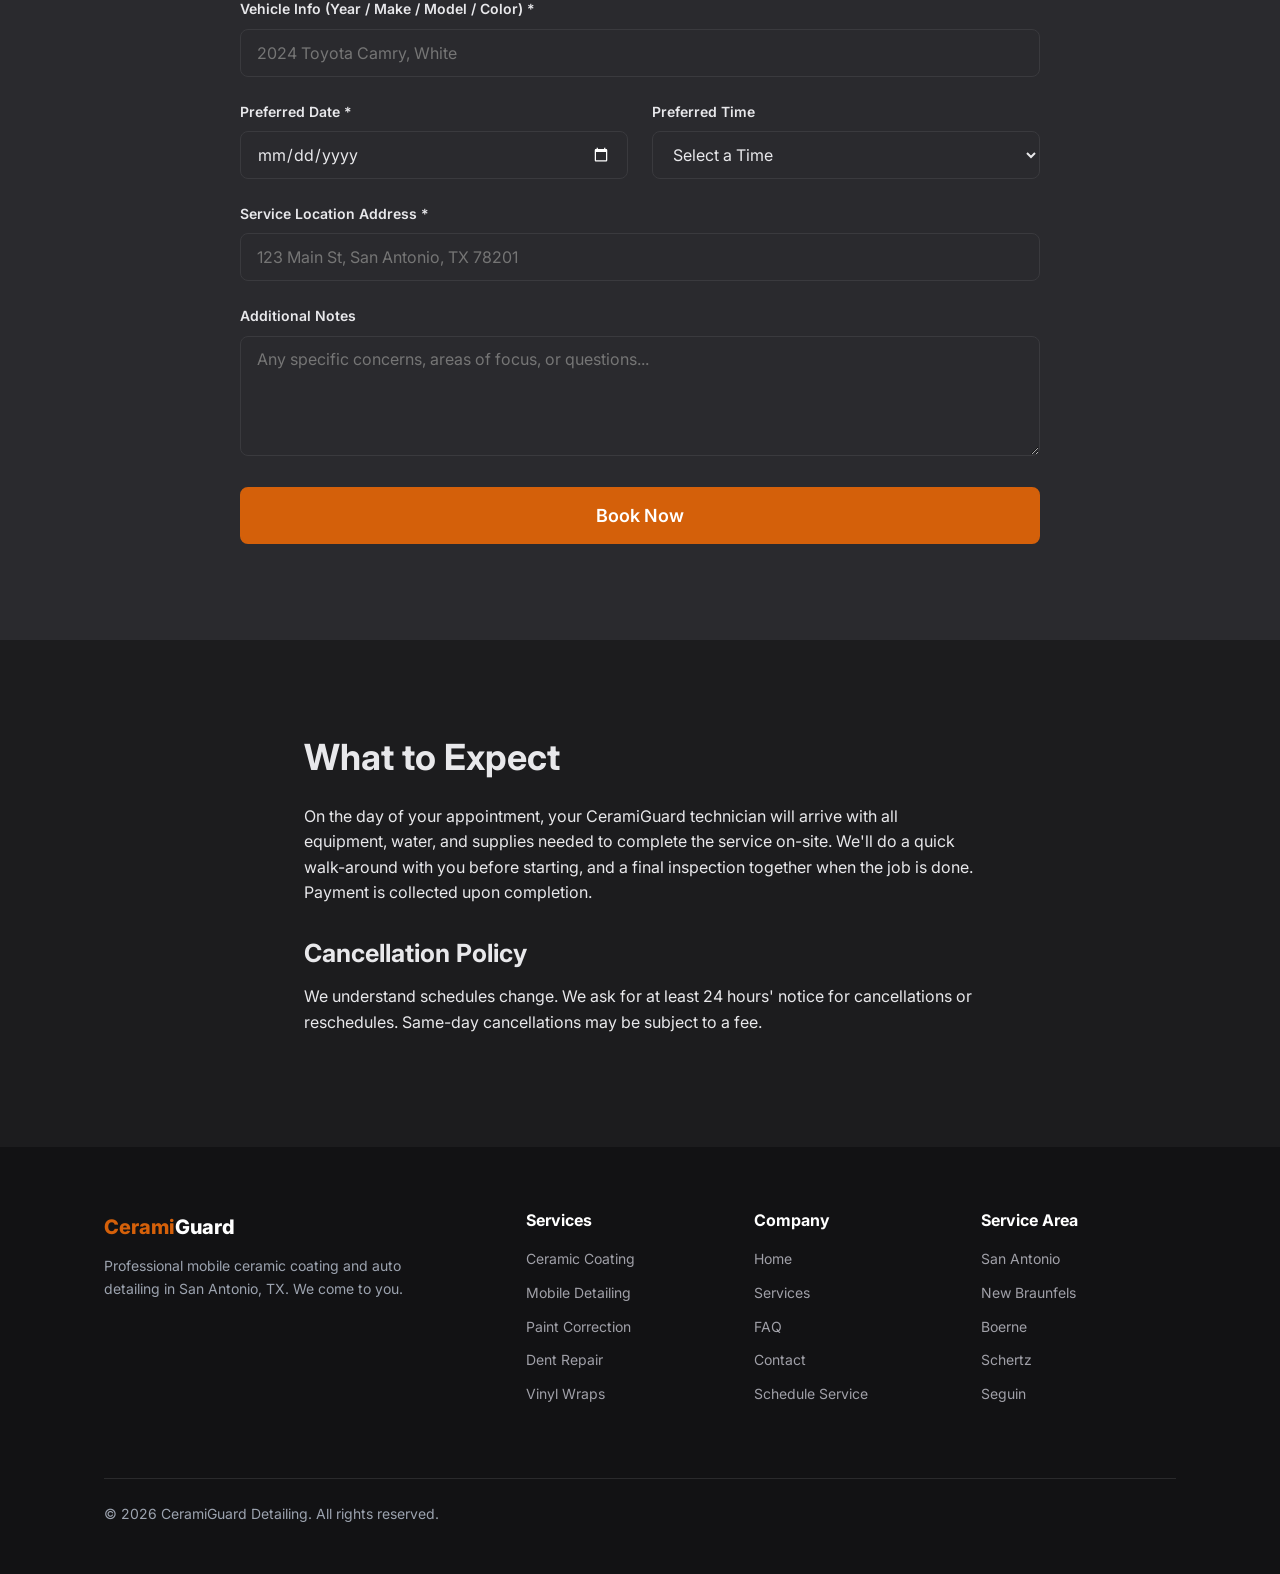
<file: schedule.html>
<!DOCTYPE html>
<html lang="en">
<head>
  <!-- Google tag (gtag.js) -->
  <script async src="https://www.googletagmanager.com/gtag/js?id=G-8T593WD7BC"></script>
  <script>
    window.dataLayer = window.dataLayer || [];
    function gtag(){dataLayer.push(arguments);}
    gtag('js', new Date());

    gtag('config', 'G-8T593WD7BC');
  </script>
  <meta charset="UTF-8">
  <meta name="viewport" content="width=device-width, initial-scale=1.0">
  <title>Schedule Mobile Detailing &amp; Ceramic Coating | CeramiGuard Detailing | San Antonio</title>
  <meta name="description" content="Book your mobile ceramic coating, detailing, paint correction, or dent repair in San Antonio, TX. Easy online scheduling. CeramiGuard comes to you.">
  <link rel="preconnect" href="https://fonts.googleapis.com">
  <link rel="preconnect" href="https://fonts.gstatic.com" crossorigin>
  <link href="https://fonts.googleapis.com/css2?family=Inter:wght@400;500;600;700;800&display=swap" rel="stylesheet">
  <link rel="stylesheet" href="css/styles.css">

  <script type="application/ld+json">
  {
    "@context": "https://schema.org",
    "@type": "BreadcrumbList",
    "itemListElement": [
      { "@type": "ListItem", "position": 1, "name": "Home", "item": "index.html" },
      { "@type": "ListItem", "position": 2, "name": "Schedule Your Service", "item": "schedule.html" }
    ]
  }
  </script>
</head>
<body>
  <a href="#main" class="skip-link">Skip to main content</a>

  <!-- Navigation -->
  <nav class="navbar" aria-label="Main navigation">
    <div class="container">
      <a href="index.html" class="navbar__logo" aria-label="CeramiGuard Detailing Home">
        <span>Cerami</span>Guard
      </a>
      <div class="navbar__links">
        <a href="index.html">Home</a>
        <a href="services.html">Services</a>
        <a href="ceramic-coating.html">Ceramic Coating</a>
        <a href="faq.html">FAQ</a>
        <a href="contact.html">Contact</a>
        <a href="schedule.html" class="btn btn--primary active">Schedule Service</a>
      </div>
      <button class="navbar__toggle" aria-label="Toggle menu" aria-expanded="false">
        <span></span>
      </button>
    </div>
    <div class="navbar__mobile-menu" aria-label="Mobile navigation">
      <a href="index.html">Home</a>
      <a href="services.html">Services</a>
      <a href="ceramic-coating.html">Ceramic Coating</a>
      <a href="faq.html">FAQ</a>
      <a href="contact.html">Contact</a>
      <a href="schedule.html" class="active">Schedule Service</a>
    </div>
  </nav>

  <!-- Page Header -->
  <section class="page-header">
    <div class="container">
      <nav class="breadcrumb" aria-label="Breadcrumb">
        <ol class="breadcrumb__list">
          <li class="breadcrumb__item"><a href="index.html">Home</a></li>
          <li class="breadcrumb__separator" aria-hidden="true">/</li>
          <li class="breadcrumb__item" aria-current="page">Schedule Your Service</li>
        </ol>
      </nav>
      <h1>Schedule Your Mobile Detailing or Ceramic Coating Service</h1>
      <p>Ready to protect your investment? Booking with CeramiGuard Detailing is easy. Fill out the form below and we'll confirm your appointment within 24 hours.</p>
    </div>
  </section>

  <main id="main">
    <!-- How It Works -->
    <section class="section">
      <div class="container">
        <div class="text-center">
          <h2>How It Works</h2>
        </div>
        <div class="process-steps" style="margin-top: var(--space-6); max-width: 700px; margin-left: auto; margin-right: auto;">
          <div class="process-step">
            <div class="process-step__number">1</div>
            <div class="process-step__content">
              <h3>Choose Your Service</h3>
              <p>Select from ceramic coating, mobile detailing, paint correction, dent repair, or vinyl wrap.</p>
            </div>
          </div>
          <div class="process-step">
            <div class="process-step__number">2</div>
            <div class="process-step__content">
              <h3>Pick Your Date &amp; Time</h3>
              <p>Choose a day and time window that works for your schedule.</p>
            </div>
          </div>
          <div class="process-step">
            <div class="process-step__number">3</div>
            <div class="process-step__content">
              <h3>Tell Us About Your Vehicle</h3>
              <p>Year, make, model, color, and any specific concerns or areas of focus.</p>
            </div>
          </div>
          <div class="process-step">
            <div class="process-step__number">4</div>
            <div class="process-step__content">
              <h3>Confirm Your Location</h3>
              <p>Provide the address where you'd like the service performed.</p>
            </div>
          </div>
          <div class="process-step">
            <div class="process-step__number">5</div>
            <div class="process-step__content">
              <h3>We'll Confirm</h3>
              <p>You'll receive a confirmation with service details, pricing, and your technician's arrival window.</p>
            </div>
          </div>
        </div>
      </div>
    </section>

    <!-- Booking Form -->
    <section class="section section--surface">
      <div class="container">
        <div class="text-center">
          <h2>Book Your Appointment</h2>
          <p>We come to your home, office, or any location in the greater San Antonio, New Braunfels, Boerne, Schertz, and Seguin area.</p>
        </div>
        <form id="schedule-form" action="#" method="POST" novalidate style="max-width: 800px; margin: var(--space-6) auto 0;">
          <div class="form-row">
            <div class="form-group">
              <label for="schedule-name" class="form-label">Full Name *</label>
              <input type="text" id="schedule-name" name="name" class="form-input" required placeholder="John Smith">
              <p class="form-error" id="schedule-name-error">Please enter your full name.</p>
            </div>
            <div class="form-group">
              <label for="schedule-phone" class="form-label">Phone Number *</label>
              <input type="tel" id="schedule-phone" name="phone" class="form-input" required placeholder="(210) 555-0123">
              <p class="form-error" id="schedule-phone-error">Please enter a valid phone number.</p>
            </div>
          </div>
          <div class="form-row">
            <div class="form-group">
              <label for="schedule-email" class="form-label">Email Address *</label>
              <input type="email" id="schedule-email" name="email" class="form-input" required placeholder="john@example.com">
              <p class="form-error" id="schedule-email-error">Please enter a valid email address.</p>
            </div>
            <div class="form-group">
              <label for="schedule-service" class="form-label">Service Requested *</label>
              <select id="schedule-service" name="service" class="form-select" required>
                <option value="">Select a Service</option>
                <option value="ceramic-coating">Ceramic Coating</option>
                <option value="mobile-detailing">Mobile Detailing</option>
                <option value="paint-correction">Paint Correction</option>
                <option value="dent-repair">Dent Repair</option>
                <option value="vinyl-wrap">Vinyl Wrap</option>
              </select>
              <p class="form-error" id="schedule-service-error">Please select a service.</p>
            </div>
          </div>
          <div class="form-group">
            <label for="schedule-vehicle" class="form-label">Vehicle Info (Year / Make / Model / Color) *</label>
            <input type="text" id="schedule-vehicle" name="vehicle" class="form-input" required placeholder="2024 Toyota Camry, White">
            <p class="form-error" id="schedule-vehicle-error">Please enter your vehicle information.</p>
          </div>
          <div class="form-row">
            <div class="form-group">
              <label for="schedule-date" class="form-label">Preferred Date *</label>
              <input type="date" id="schedule-date" name="date" class="form-input" required>
              <p class="form-error" id="schedule-date-error">Please select a preferred date.</p>
            </div>
            <div class="form-group">
              <label for="schedule-time" class="form-label">Preferred Time</label>
              <select id="schedule-time" name="time" class="form-select">
                <option value="">Select a Time</option>
                <option value="morning">Morning (8 AM – 12 PM)</option>
                <option value="afternoon">Afternoon (12 PM – 4 PM)</option>
                <option value="evening">Evening (4 PM – 7 PM)</option>
              </select>
            </div>
          </div>
          <div class="form-group">
            <label for="schedule-location" class="form-label">Service Location Address *</label>
            <input type="text" id="schedule-location" name="location" class="form-input" required placeholder="123 Main St, San Antonio, TX 78201">
            <p class="form-error" id="schedule-location-error">Please enter your service location.</p>
          </div>
          <div class="form-group">
            <label for="schedule-notes" class="form-label">Additional Notes</label>
            <textarea id="schedule-notes" name="notes" class="form-textarea" rows="4" placeholder="Any specific concerns, areas of focus, or questions..."></textarea>
          </div>
          <button type="submit" class="btn btn--primary btn--lg btn--full">Book Now</button>
        </form>
      </div>
    </section>

    <!-- What to Expect -->
    <section class="section">
      <div class="container" style="max-width: 800px;">
        <h2>What to Expect</h2>
        <p>On the day of your appointment, your CeramiGuard technician will arrive with all equipment, water, and supplies needed to complete the service on-site. We'll do a quick walk-around with you before starting, and a final inspection together when the job is done. Payment is collected upon completion.</p>

        <h3 style="margin-top: var(--space-6);">Cancellation Policy</h3>
        <p>We understand schedules change. We ask for at least 24 hours' notice for cancellations or reschedules. Same-day cancellations may be subject to a fee.</p>
      </div>
    </section>
  </main>

  <!-- Footer -->
  <footer class="footer">
    <div class="container">
      <div class="footer__grid">
        <div>
          <div class="footer__brand"><span>Cerami</span>Guard</div>
          <p class="footer__tagline">Professional mobile ceramic coating and auto detailing in San Antonio, TX. We come to you.</p>
        </div>
        <div>
          <h4 class="footer__col-title">Services</h4>
          <ul class="footer__links">
            <li><a href="ceramic-coating.html">Ceramic Coating</a></li>
            <li><a href="services.html">Mobile Detailing</a></li>
            <li><a href="services.html">Paint Correction</a></li>
            <li><a href="services.html">Dent Repair</a></li>
            <li><a href="services.html">Vinyl Wraps</a></li>
          </ul>
        </div>
        <div>
          <h4 class="footer__col-title">Company</h4>
          <ul class="footer__links">
            <li><a href="index.html">Home</a></li>
            <li><a href="services.html">Services</a></li>
            <li><a href="faq.html">FAQ</a></li>
            <li><a href="contact.html">Contact</a></li>
            <li><a href="schedule.html">Schedule Service</a></li>
          </ul>
        </div>
        <div>
          <h4 class="footer__col-title">Service Area</h4>
          <ul class="footer__links">
            <li><a href="contact.html">San Antonio</a></li>
            <li><a href="contact.html">New Braunfels</a></li>
            <li><a href="contact.html">Boerne</a></li>
            <li><a href="contact.html">Schertz</a></li>
            <li><a href="contact.html">Seguin</a></li>
          </ul>
        </div>
      </div>
      <div class="footer__bottom">
        <p class="footer__copyright">&copy; 2026 CeramiGuard Detailing. All rights reserved.</p>
      </div>
    </div>
  </footer>

  <script src="js/main.js"></script>
</body>
</html>
</file>
<file: css/styles.css>
/* ==========================================================================
   CeramiGuard Detailing — Stylesheet
   Color Palette: Dark Charcoal, Burnt Orange, Steel Blue
   ========================================================================== */

/* ---------- 1. Custom Properties ---------- */
:root {
  color-scheme: dark;

  /* Colors */
  --color-primary: #D4600A;
  --color-primary-hover: #B8520A;
  --color-secondary: #1E5F8C;
  --color-secondary-hover: #174A6E;
  --color-accent-silver: #A0A0A8;
  --color-surface: #2A2A2E;
  --color-background: #1C1C1E;
  --color-dark: #121214;
  --color-text-primary: #E8E8EB;
  --color-text-secondary: #9CA3AF;
  --color-text-inverse: #FFFFFF;
  --color-border: #3A3A3E;
  --color-success: #16A34A;
  --color-error: #DC2626;
  --color-warning: #F59E0B;

  /* Spacing — 8 px grid */
  --space-1: 4px;
  --space-2: 8px;
  --space-3: 12px;
  --space-4: 16px;
  --space-5: 24px;
  --space-6: 32px;
  --space-7: 48px;
  --space-8: 64px;
  --space-9: 96px;
  --space-10: 128px;

  /* Typography */
  --font-family: 'Inter', system-ui, -apple-system, sans-serif;
  --font-size-micro: 0.75rem;   /* 12 px */
  --font-size-small: 0.875rem;  /* 14 px */
  --font-size-body: 1rem;       /* 16 px */
  --font-size-body-lg: 1.125rem;/* 18 px */
  --font-size-h4: 1.25rem;      /* 20 px */
  --font-size-h3: 1.563rem;     /* ~25 px */
  --font-size-h2: 1.953rem;     /* ~31 px */
  --font-size-h1: 2.441rem;     /* ~39 px */
  --font-size-display: 3.052rem;/* ~49 px */

  /* Shadows */
  --shadow-sm: 0 1px 3px rgba(0, 0, 0, 0.3);
  --shadow-md: 0 4px 12px rgba(0, 0, 0, 0.4);
  --shadow-lg: 0 8px 24px rgba(0, 0, 0, 0.5);
  --shadow-nav: 0 2px 8px rgba(0, 0, 0, 0.3);

  /* Misc */
  --radius-sm: 8px;
  --radius-md: 12px;
  --radius-lg: 16px;
  --radius-full: 9999px;
  --transition-fast: 150ms ease;
  --transition-base: 250ms ease;
  --transition-slow: 400ms ease;
  --max-width: 1200px;
  --nav-height: 64px;
  --nav-height-mobile: 56px;
}

/* ---------- 2. Reset / Base ---------- */
*,
*::before,
*::after {
  box-sizing: border-box;
  margin: 0;
  padding: 0;
}

html {
  scroll-behavior: smooth;
  -webkit-text-size-adjust: 100%;
}

body {
  font-family: var(--font-family);
  font-size: var(--font-size-body);
  line-height: 1.6;
  color: var(--color-text-primary);
  background-color: var(--color-background);
  -webkit-font-smoothing: antialiased;
  -moz-osx-font-smoothing: grayscale;
}

img {
  max-width: 100%;
  height: auto;
  display: block;
}

a {
  color: #3B8AC4;
  text-decoration: none;
  transition: color var(--transition-fast);
}

a:hover {
  color: #4FA0D8;
}

ul, ol {
  list-style: none;
}

/* ---------- 3. Typography ---------- */
h1, h2, h3, h4, h5, h6 {
  font-weight: 700;
  line-height: 1.2;
  color: var(--color-text-primary);
}

h1 { font-size: var(--font-size-h1); margin-bottom: var(--space-5); }
h2 { font-size: var(--font-size-h2); margin-bottom: var(--space-5); }
h3 { font-size: var(--font-size-h3); margin-bottom: var(--space-4); }
h4 { font-size: var(--font-size-h4); margin-bottom: var(--space-3); }

p {
  margin-bottom: var(--space-4);
  max-width: 72ch;
}

.text-center { text-align: center; }
.text-center p { margin-left: auto; margin-right: auto; }

/* ---------- 4. Layout ---------- */
.container {
  width: 100%;
  max-width: var(--max-width);
  margin: 0 auto;
  padding: 0 var(--space-4);
}

.section {
  padding: var(--space-8) 0;
}

.section--surface {
  background-color: var(--color-surface);
}

.section--dark {
  background-color: var(--color-dark);
  color: var(--color-text-inverse);
}

.section--dark h2,
.section--dark h3,
.section--dark h4 {
  color: var(--color-text-inverse);
}

.grid {
  display: grid;
  gap: var(--space-6);
}

.grid--2 { grid-template-columns: 1fr; }
.grid--3 { grid-template-columns: 1fr; }
.grid--4 { grid-template-columns: 1fr; }

.flex {
  display: flex;
  flex-wrap: wrap;
  gap: var(--space-5);
}

.flex--center {
  align-items: center;
  justify-content: center;
}

/* ---------- 5. Navigation ---------- */
.skip-link {
  position: absolute;
  top: -100%;
  left: var(--space-4);
  background: var(--color-primary);
  color: var(--color-text-inverse);
  padding: var(--space-2) var(--space-4);
  border-radius: var(--radius-sm);
  z-index: 600;
  font-weight: 700;
}

.skip-link:focus {
  top: var(--space-2);
}

.navbar {
  position: sticky;
  top: 0;
  z-index: 100;
  background-color: var(--color-background);
  height: var(--nav-height-mobile);
  display: flex;
  align-items: center;
  transition: box-shadow var(--transition-base);
  border-bottom: 1px solid var(--color-border);
}

.navbar--scrolled {
  box-shadow: var(--shadow-nav);
  border-bottom-color: transparent;
}

.navbar .container {
  display: flex;
  align-items: center;
  justify-content: space-between;
}

.navbar__logo {
  font-size: var(--font-size-h4);
  font-weight: 800;
  color: var(--color-text-primary);
  display: flex;
  align-items: center;
  gap: var(--space-2);
}

.navbar__logo span {
  color: var(--color-primary);
}

.navbar__links {
  display: none;
  gap: var(--space-5);
  align-items: center;
}

.navbar__links a {
  color: var(--color-text-primary);
  font-size: var(--font-size-small);
  font-weight: 500;
  padding: var(--space-2) 0;
  position: relative;
  transition: color var(--transition-fast);
}

.navbar__links a::after {
  content: '';
  position: absolute;
  bottom: 0;
  left: 0;
  width: 0;
  height: 2px;
  background: var(--color-primary);
  transition: width var(--transition-base);
}

.navbar__links a:hover,
.navbar__links a.active {
  color: var(--color-primary);
}

.navbar__links a:hover::after,
.navbar__links a.active::after {
  width: 100%;
}

.navbar__toggle {
  display: flex;
  align-items: center;
  justify-content: center;
  width: 44px;
  height: 44px;
  background: none;
  border: none;
  cursor: pointer;
  padding: 0;
}

.navbar__toggle span {
  display: block;
  width: 24px;
  height: 2px;
  background: var(--color-text-primary);
  position: relative;
  transition: background var(--transition-fast);
}

.navbar__toggle span::before,
.navbar__toggle span::after {
  content: '';
  position: absolute;
  width: 24px;
  height: 2px;
  background: var(--color-text-primary);
  left: 0;
  transition: transform var(--transition-base);
}

.navbar__toggle span::before { top: -7px; }
.navbar__toggle span::after { top: 7px; }

.navbar__toggle.active span {
  background: transparent;
}

.navbar__toggle.active span::before {
  transform: rotate(45deg);
  top: 0;
}

.navbar__toggle.active span::after {
  transform: rotate(-45deg);
  top: 0;
}

/* Mobile menu */
.navbar__mobile-menu {
  display: none;
  position: absolute;
  top: var(--nav-height-mobile);
  left: 0;
  right: 0;
  background: var(--color-background);
  border-bottom: 1px solid var(--color-border);
  box-shadow: var(--shadow-md);
  padding: var(--space-4);
  z-index: 99;
}

.navbar__mobile-menu.active {
  display: block;
}

.navbar__mobile-menu a {
  display: block;
  padding: var(--space-3) var(--space-4);
  color: var(--color-text-primary);
  font-weight: 500;
  border-radius: var(--radius-sm);
  transition: background var(--transition-fast);
}

.navbar__mobile-menu a:hover,
.navbar__mobile-menu a.active {
  background: var(--color-surface);
  color: var(--color-primary);
}

/* ---------- 6. Buttons / CTAs ---------- */
.btn {
  display: inline-flex;
  align-items: center;
  justify-content: center;
  gap: var(--space-2);
  font-family: var(--font-family);
  font-weight: 600;
  font-size: var(--font-size-body);
  border: 2px solid transparent;
  border-radius: var(--radius-sm);
  cursor: pointer;
  transition: all var(--transition-fast);
  text-decoration: none;
  min-height: 44px;
  padding: var(--space-3) var(--space-5);
}

.btn--primary {
  background-color: var(--color-primary);
  color: var(--color-text-inverse);
  border-color: var(--color-primary);
}

.btn--primary:hover {
  background-color: var(--color-primary-hover);
  border-color: var(--color-primary-hover);
  color: var(--color-text-inverse);
}

.btn--secondary {
  background-color: transparent;
  color: var(--color-secondary);
  border-color: var(--color-secondary);
}

.btn--secondary:hover {
  background-color: var(--color-secondary);
  color: var(--color-text-inverse);
}

.btn--tertiary {
  background: none;
  border: none;
  color: var(--color-primary);
  padding: var(--space-2) var(--space-3);
  min-height: auto;
}

.btn--tertiary:hover {
  color: var(--color-primary-hover);
  text-decoration: underline;
}

.btn--lg {
  font-size: var(--font-size-body-lg);
  padding: var(--space-4) var(--space-6);
  min-height: 52px;
}

.btn--full {
  width: 100%;
}

.btn--white {
  background-color: #E8E8EB;
  color: var(--color-primary);
  border-color: #E8E8EB;
}

.btn--white:hover {
  background-color: #D0D0D5;
  border-color: #D0D0D5;
  color: var(--color-primary-hover);
}

/* ---------- 7. Cards ---------- */
.card {
  background: var(--color-background);
  border-radius: var(--radius-md);
  padding: var(--space-5);
  box-shadow: var(--shadow-sm);
  transition: transform var(--transition-base), box-shadow var(--transition-base);
  border: 1px solid var(--color-border);
}

.card:hover {
  transform: translateY(-4px);
  box-shadow: var(--shadow-lg);
}

.card__icon {
  width: 48px;
  height: 48px;
  background: linear-gradient(135deg, var(--color-primary), #E8832A);
  border-radius: var(--radius-sm);
  display: flex;
  align-items: center;
  justify-content: center;
  margin-bottom: var(--space-4);
  color: var(--color-text-inverse);
  font-size: 1.5rem;
}

.card__icon--blue {
  background: linear-gradient(135deg, var(--color-secondary), #2A7AB5);
}

.card__title {
  font-size: var(--font-size-h4);
  margin-bottom: var(--space-3);
}

.card__text {
  color: var(--color-text-secondary);
  font-size: var(--font-size-small);
  margin-bottom: var(--space-4);
}

.card__link {
  font-weight: 600;
  font-size: var(--font-size-small);
  color: var(--color-primary);
  display: inline-flex;
  align-items: center;
  gap: var(--space-1);
}

.card__link:hover {
  color: var(--color-primary-hover);
}

.card__link::after {
  content: '→';
  transition: transform var(--transition-fast);
}

.card__link:hover::after {
  transform: translateX(4px);
}

/* Pricing card variant */
.card--pricing {
  text-align: center;
  position: relative;
  overflow: hidden;
}

.card--pricing.featured {
  border: 2px solid var(--color-primary);
}

.card--pricing .card__badge {
  position: absolute;
  top: 0;
  left: 0;
  right: 0;
  background: var(--color-primary);
  color: var(--color-text-inverse);
  font-size: var(--font-size-small);
  font-weight: 600;
  padding: var(--space-2) 0;
}

.card--pricing .card__tier {
  font-size: var(--font-size-h3);
  color: var(--color-primary);
  margin-bottom: var(--space-2);
}

.card--pricing .card__durability {
  color: var(--color-text-secondary);
  font-size: var(--font-size-small);
  margin-bottom: var(--space-5);
}

.card--pricing ul {
  text-align: left;
  margin-bottom: var(--space-5);
}

.card--pricing li {
  padding: var(--space-2) 0;
  font-size: var(--font-size-small);
  color: var(--color-text-secondary);
  display: flex;
  align-items: flex-start;
  gap: var(--space-2);
}

.card--pricing li::before {
  content: '✓';
  color: var(--color-success);
  font-weight: 700;
  flex-shrink: 0;
}

/* ---------- 8. Forms ---------- */
.form-group {
  margin-bottom: var(--space-5);
}

.form-label {
  display: block;
  font-weight: 600;
  font-size: var(--font-size-small);
  margin-bottom: var(--space-2);
  color: var(--color-text-primary);
}

.form-input,
.form-select,
.form-textarea {
  width: 100%;
  height: 48px;
  padding: var(--space-3) var(--space-4);
  font-family: var(--font-family);
  font-size: var(--font-size-body);
  color: var(--color-text-primary);
  background: var(--color-surface);
  border: 1px solid var(--color-border);
  border-radius: var(--radius-sm);
  transition: border-color var(--transition-fast), box-shadow var(--transition-fast);
}

.form-textarea {
  height: auto;
  min-height: 120px;
  resize: vertical;
}

.form-input:focus,
.form-select:focus,
.form-textarea:focus {
  outline: none;
  border-color: var(--color-secondary);
  box-shadow: 0 0 0 3px rgba(30, 95, 140, 0.35);
}

.form-input.error,
.form-select.error,
.form-textarea.error {
  border-color: var(--color-error);
}

.form-error {
  color: var(--color-error);
  font-size: var(--font-size-small);
  margin-top: var(--space-1);
  display: none;
}

.form-error.visible {
  display: block;
}

.form-row {
  display: grid;
  gap: var(--space-5);
  grid-template-columns: 1fr;
}

/* ---------- 9. Hero ---------- */
.hero {
  position: relative;
  background: linear-gradient(135deg, var(--color-dark) 0%, #1A1A1C 100%);
  color: var(--color-text-inverse);
  padding: var(--space-9) 0;
  overflow: hidden;
}

.hero::before {
  content: '';
  position: absolute;
  inset: 0;
  background: url('https://images.unsplash.com/photo-1607860108855-64acf2078ed9?w=1920&h=1080&fit=crop') center/cover no-repeat;
  opacity: 0.25;
}

.hero .container {
  position: relative;
  z-index: 1;
}

.hero__content {
  max-width: 700px;
}

.hero h1 {
  color: var(--color-text-inverse);
  font-size: var(--font-size-display);
  line-height: 1.1;
  margin-bottom: var(--space-5);
}

.hero h1 span {
  color: var(--color-primary);
}

.hero__subtitle {
  font-size: var(--font-size-body-lg);
  color: var(--color-accent-silver);
  max-width: 600px;
  margin-bottom: var(--space-6);
  line-height: 1.7;
}

.hero__buttons {
  display: flex;
  flex-wrap: wrap;
  gap: var(--space-4);
}

/* ---------- 10. Trust Bar ---------- */
.trust-bar {
  background: linear-gradient(135deg, var(--color-primary), #E8832A);
  padding: var(--space-6) 0;
  color: var(--color-text-inverse);
}

.trust-bar__items {
  display: flex;
  flex-wrap: wrap;
  justify-content: center;
  gap: var(--space-5);
  text-align: center;
}

.trust-bar__item {
  font-weight: 600;
  font-size: var(--font-size-small);
  display: flex;
  align-items: center;
  gap: var(--space-2);
}

.trust-bar__item::before {
  content: '✓';
  width: 24px;
  height: 24px;
  background: rgba(255, 255, 255, 0.2);
  border-radius: 50%;
  display: flex;
  align-items: center;
  justify-content: center;
  font-size: var(--font-size-micro);
  flex-shrink: 0;
}

/* ---------- 11. Footer ---------- */
.footer {
  background-color: var(--color-dark);
  color: var(--color-accent-silver);
  padding: var(--space-8) 0 var(--space-6);
}

.footer__grid {
  display: grid;
  gap: var(--space-6);
  grid-template-columns: 1fr;
  margin-bottom: var(--space-8);
}

.footer__col-title {
  color: var(--color-text-inverse);
  font-size: var(--font-size-body);
  font-weight: 700;
  margin-bottom: var(--space-4);
}

.footer__links li {
  margin-bottom: var(--space-2);
}

.footer__links a {
  color: var(--color-accent-silver);
  font-size: var(--font-size-small);
  transition: color var(--transition-fast);
}

.footer__links a:hover {
  color: var(--color-primary);
}

.footer__brand {
  font-size: var(--font-size-h4);
  font-weight: 800;
  color: var(--color-text-inverse);
  margin-bottom: var(--space-3);
}

.footer__brand span {
  color: var(--color-primary);
}

.footer__tagline {
  font-size: var(--font-size-small);
  color: var(--color-text-secondary);
  max-width: 300px;
}

.footer__bottom {
  border-top: 1px solid rgba(255, 255, 255, 0.1);
  padding-top: var(--space-5);
  display: flex;
  flex-wrap: wrap;
  justify-content: space-between;
  align-items: center;
  gap: var(--space-4);
}

.footer__copyright {
  font-size: var(--font-size-small);
  color: var(--color-text-secondary);
}

/* ---------- 12. Page-Specific: Service Area ---------- */
.service-area__tags {
  display: flex;
  flex-wrap: wrap;
  gap: var(--space-2);
  justify-content: center;
}

.service-area__tag {
  background: var(--color-surface);
  border: 1px solid var(--color-border);
  padding: var(--space-2) var(--space-4);
  border-radius: var(--radius-full);
  font-size: var(--font-size-small);
  color: var(--color-text-secondary);
  font-weight: 500;
}

/* ---------- 13. Page-Specific: Process Steps ---------- */
.process-steps {
  counter-reset: step;
}

.process-step {
  display: flex;
  gap: var(--space-5);
  margin-bottom: var(--space-6);
  align-items: flex-start;
}

.process-step__number {
  counter-increment: step;
  width: 48px;
  height: 48px;
  min-width: 48px;
  background: linear-gradient(135deg, var(--color-primary), #E8832A);
  border-radius: 50%;
  display: flex;
  align-items: center;
  justify-content: center;
  color: var(--color-text-inverse);
  font-weight: 800;
  font-size: var(--font-size-h4);
}

.process-step__content h3 {
  font-size: var(--font-size-h4);
  margin-bottom: var(--space-2);
}

.process-step__content p {
  color: var(--color-text-secondary);
  font-size: var(--font-size-small);
  margin-bottom: 0;
}

/* ---------- 14. Page-Specific: FAQ Accordion ---------- */
.faq-item {
  border: 1px solid var(--color-border);
  border-radius: var(--radius-md);
  margin-bottom: var(--space-4);
  overflow: hidden;
  transition: box-shadow var(--transition-base);
}

.faq-item:hover {
  box-shadow: var(--shadow-sm);
}

.faq-item__question {
  width: 100%;
  display: flex;
  align-items: center;
  justify-content: space-between;
  gap: var(--space-4);
  padding: var(--space-5);
  background: none;
  border: none;
  cursor: pointer;
  font-family: var(--font-family);
  font-size: var(--font-size-body);
  font-weight: 600;
  color: var(--color-text-primary);
  text-align: left;
  min-height: 44px;
}

.faq-item__icon {
  width: 24px;
  height: 24px;
  min-width: 24px;
  position: relative;
  transition: transform var(--transition-base);
}

.faq-item__icon::before,
.faq-item__icon::after {
  content: '';
  position: absolute;
  background: var(--color-primary);
  top: 50%;
  left: 50%;
  transform: translate(-50%, -50%);
  transition: transform var(--transition-base);
}

.faq-item__icon::before {
  width: 16px;
  height: 2px;
}

.faq-item__icon::after {
  width: 2px;
  height: 16px;
}

.faq-item.active .faq-item__icon::after {
  transform: translate(-50%, -50%) rotate(90deg);
}

.faq-item__answer {
  max-height: 0;
  overflow: hidden;
  transition: max-height var(--transition-slow);
}

.faq-item__answer-inner {
  padding: 0 var(--space-5) var(--space-5);
  color: var(--color-text-secondary);
  line-height: 1.7;
}

.faq-item__answer-inner a {
  color: var(--color-primary);
  font-weight: 600;
}

/* ---------- 15. Page-Specific: Services Page ---------- */
.service-block {
  display: grid;
  gap: var(--space-6);
  align-items: center;
  margin-bottom: var(--space-8);
  grid-template-columns: 1fr;
}

.service-block:nth-child(even) .service-block__image {
  order: -1;
}

.service-block__image {
  border-radius: var(--radius-md);
  overflow: hidden;
  aspect-ratio: 16/10;
}

.service-block__image img {
  width: 100%;
  height: 100%;
  object-fit: cover;
}

.service-block__content h2 {
  color: var(--color-text-primary);
}

.service-block__content p {
  color: var(--color-text-secondary);
  margin-bottom: var(--space-5);
}

/* ---------- 16. Page-Specific: Benefits List ---------- */
.benefits-grid {
  display: grid;
  gap: var(--space-5);
  grid-template-columns: 1fr;
}

.benefit-item {
  display: flex;
  gap: var(--space-4);
  align-items: flex-start;
}

.benefit-item__icon {
  width: 40px;
  height: 40px;
  min-width: 40px;
  background: rgba(212, 96, 10, 0.2);
  border-radius: var(--radius-sm);
  display: flex;
  align-items: center;
  justify-content: center;
  color: var(--color-primary);
  font-size: 1.25rem;
}

.benefit-item h3 {
  font-size: var(--font-size-body);
  margin-bottom: var(--space-1);
}

.benefit-item p {
  color: var(--color-text-secondary);
  font-size: var(--font-size-small);
  margin-bottom: 0;
}

/* ---------- 17. Contact Info Cards ---------- */
.contact-card {
  display: flex;
  align-items: center;
  gap: var(--space-4);
  padding: var(--space-5);
  background: var(--color-surface);
  border-radius: var(--radius-md);
  border: 1px solid var(--color-border);
}

.contact-card__icon {
  width: 48px;
  height: 48px;
  min-width: 48px;
  background: var(--color-primary);
  border-radius: var(--radius-sm);
  display: flex;
  align-items: center;
  justify-content: center;
  color: var(--color-text-inverse);
  font-size: 1.25rem;
}

.contact-card__label {
  font-size: var(--font-size-small);
  color: var(--color-text-secondary);
  margin-bottom: var(--space-1);
}

.contact-card__value {
  font-weight: 600;
  font-size: var(--font-size-body);
  color: var(--color-text-primary);
}

/* ---------- 18. Breadcrumb ---------- */
.breadcrumb {
  padding: var(--space-4) 0;
  font-size: var(--font-size-small);
}

.breadcrumb__list {
  display: flex;
  flex-wrap: wrap;
  gap: var(--space-2);
  align-items: center;
}

.breadcrumb__item {
  color: var(--color-text-secondary);
}

.breadcrumb__item a {
  color: var(--color-text-secondary);
}

.breadcrumb__item a:hover {
  color: var(--color-primary);
}

.breadcrumb__separator {
  color: var(--color-border);
}

/* ---------- 19. Page Header ---------- */
.page-header {
  background: linear-gradient(135deg, var(--color-dark) 0%, #1A1A1C 100%);
  color: var(--color-text-inverse);
  padding: var(--space-7) 0;
  position: relative;
  overflow: hidden;
}

.page-header::before {
  content: '';
  position: absolute;
  inset: 0;
  background: linear-gradient(135deg, rgba(212, 96, 10, 0.2), rgba(30, 95, 140, 0.2));
}

.page-header .container {
  position: relative;
  z-index: 1;
}

.page-header h1 {
  color: var(--color-text-inverse);
  margin-bottom: var(--space-4);
}

.page-header p {
  color: var(--color-accent-silver);
  font-size: var(--font-size-body-lg);
  max-width: 650px;
}

/* ---------- 20. CTA Section ---------- */
.cta-section {
  background: linear-gradient(135deg, var(--color-secondary), var(--color-secondary-hover));
  color: var(--color-text-inverse);
  padding: var(--space-8) 0;
  text-align: center;
}

.cta-section h2 {
  color: var(--color-text-inverse);
  margin-bottom: var(--space-4);
}

.cta-section p {
  color: rgba(255, 255, 255, 0.85);
  margin: 0 auto var(--space-6);
  max-width: 550px;
}

/* ---------- 21. Responsive ---------- */
@media (min-width: 640px) {
  .container {
    padding: 0 var(--space-6);
  }

  .form-row {
    grid-template-columns: 1fr 1fr;
  }

  .grid--2 { grid-template-columns: repeat(2, 1fr); }
  .grid--4 { grid-template-columns: repeat(2, 1fr); }

  .benefits-grid {
    grid-template-columns: repeat(2, 1fr);
  }

  .footer__grid {
    grid-template-columns: repeat(2, 1fr);
  }
}

@media (min-width: 768px) {
  .navbar {
    height: var(--nav-height);
  }

  .navbar__links {
    display: flex;
  }

  .navbar__toggle {
    display: none;
  }

  .navbar__mobile-menu {
    display: none !important;
  }

  .hero h1 {
    font-size: 3.5rem;
  }

  .grid--3 { grid-template-columns: repeat(3, 1fr); }

  .service-block {
    grid-template-columns: 1fr 1fr;
  }
}

@media (min-width: 1024px) {
  .container {
    padding: 0 var(--space-8);
  }

  h1 { font-size: 2.75rem; }
  h2 { font-size: 2.25rem; }

  .hero h1 { font-size: 4rem; }

  .section {
    padding: var(--space-9) 0;
  }

  .grid--4 { grid-template-columns: repeat(4, 1fr); }

  .benefits-grid {
    grid-template-columns: repeat(3, 1fr);
  }

  .footer__grid {
    grid-template-columns: 2fr 1fr 1fr 1fr;
  }
}

@media (min-width: 1280px) {
  h1 { font-size: 3rem; }
  .hero h1 { font-size: 4.5rem; }
}

/* ---------- 22. Accessibility ---------- */
:focus-visible {
  outline: 2px solid var(--color-secondary);
  outline-offset: 2px;
}

@media (prefers-reduced-motion: reduce) {
  *,
  *::before,
  *::after {
    animation-duration: 0.01ms !important;
    animation-iteration-count: 1 !important;
    transition-duration: 0.01ms !important;
    scroll-behavior: auto !important;
  }
}

/* Screen reader only */
.sr-only {
  position: absolute;
  width: 1px;
  height: 1px;
  padding: 0;
  margin: -1px;
  overflow: hidden;
  clip: rect(0, 0, 0, 0);
  white-space: nowrap;
  border: 0;
}
</file>
